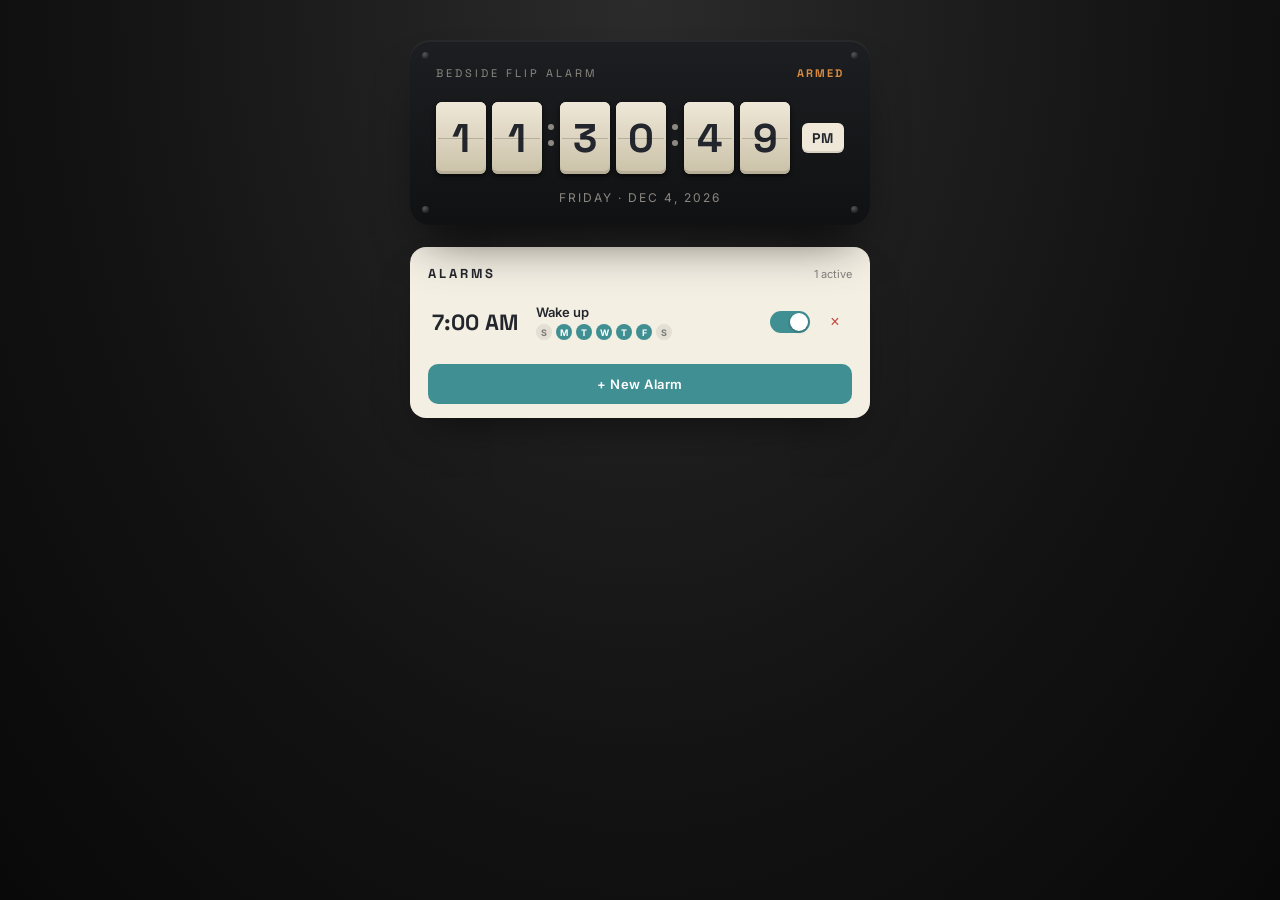
<file: Alarm Clock Application/index.html>
<!doctype html>
<html lang="en">
  <head>
    <meta charset="UTF-8" />
    <meta name="viewport" content="width=device-width, initial-scale=1.0" />
    <title>Flip Alarm</title>
    <link rel="preconnect" href="https://fonts.googleapis.com" />
    <link
      href="https://fonts.googleapis.com/css2?family=Space+Grotesk:wght@500;700&family=Inter:wght@400;500;600;700&display=swap"
      rel="stylesheet"
    />
    <!-- <link rel="stylesheet" href="style.css" /> -->
  </head>
  <style>
    :root {
      --case: #1c1e21;
      --case-edge: #101113;
      --card: #efe8d8;
      --card-shadow: #cbc1a8;
      --ink: #23262c;
      --ink-soft: rgba(35, 38, 44, 0.55);
      --paper: #f4efe3;
      --paper-line: rgba(35, 38, 44, 0.09);
      --teal: #3f8f93;
      --teal-hi: #57adb1;
      --amber: #d98b3f;
      --danger: #c0453c;
      --danger-hi: #d65f56;
      --bone: #efe8d8;
      --bone-dim: rgba(239, 232, 216, 0.55);
    }
    * {
      box-sizing: border-box;
    }
    html,
    body {
      height: 100%;
    }
    body {
      margin: 0;
      min-height: 100vh;
      display: flex;
      align-items: flex-start;
      justify-content: center;
      background: radial-gradient(
        ellipse at top,
        #2b2b2b 0%,
        #131313 60%,
        #090909 100%
      );
      font-family: "Inter", sans-serif;
      padding: 40px 16px 60px;
      color: var(--bone);
    }

    .device {
      width: 460px;
      max-width: 100%;
    }

    /* ===== Clock housing ===== */
    .housing {
      background: linear-gradient(
        180deg,
        var(--case) 0%,
        var(--case-edge) 100%
      );
      border-radius: 20px;
      padding: 26px 22px 20px;
      box-shadow:
        0 2px 0 rgba(255, 255, 255, 0.05) inset,
        0 30px 50px -18px rgba(0, 0, 0, 0.7);
      position: relative;
      margin-bottom: 22px;
    }
    .rivet {
      position: absolute;
      width: 7px;
      height: 7px;
      border-radius: 50%;
      background: radial-gradient(circle at 35% 30%, #55585d, #0d0e10);
    }
    .rivet.tl {
      top: 12px;
      left: 12px;
    }
    .rivet.tr {
      top: 12px;
      right: 12px;
    }
    .rivet.bl {
      bottom: 12px;
      left: 12px;
    }
    .rivet.br {
      bottom: 12px;
      right: 12px;
    }

    .brand-row {
      display: flex;
      justify-content: space-between;
      align-items: baseline;
      padding: 0 4px 16px;
      font-family: "Space Grotesk", sans-serif;
    }
    .brand-row .name {
      font-size: 11px;
      letter-spacing: 3px;
      text-transform: uppercase;
      color: var(--bone-dim);
    }
    .brand-row .badge {
      font-size: 11px;
      letter-spacing: 2px;
      text-transform: uppercase;
      color: var(--amber);
      font-weight: 700;
    }

    .flip-row {
      display: flex;
      align-items: center;
      justify-content: center;
      gap: 6px;
      padding: 6px 0 14px;
    }
    .digit-wrap {
      position: relative;
      width: 50px;
      height: 72px;
      perspective: 300px;
    }
    .digit-static,
    .digit-flipper .face {
      position: absolute;
      inset: 0;
      display: flex;
      align-items: center;
      justify-content: center;
      background: linear-gradient(180deg, var(--card), var(--card-shadow));
      color: var(--ink);
      font-family: "Space Grotesk", sans-serif;
      font-weight: 700;
      font-size: 40px;
      border-radius: 6px;
      box-shadow:
        inset 0 -3px 0 rgba(0, 0, 0, 0.1),
        0 2px 4px rgba(0, 0, 0, 0.35);
    }
    .digit-static {
      z-index: 1;
    }
    .digit-flipper {
      position: absolute;
      inset: 0;
      transform-style: preserve-3d;
      transform: rotateX(0deg);
      transition: transform 0.45s cubic-bezier(0.45, 0, 0.2, 1);
      z-index: 2;
    }
    .digit-flipper.flipping {
      transform: rotateX(-180deg);
    }
    .digit-flipper .face {
      backface-visibility: hidden;
    }
    .digit-flipper .face.back {
      transform: rotateX(180deg);
    }
    .hinge {
      position: absolute;
      left: 2px;
      right: 2px;
      top: 50%;
      height: 1px;
      background: rgba(0, 0, 0, 0.18);
      z-index: 3;
      pointer-events: none;
    }
    .colon {
      font-family: "Space Grotesk", sans-serif;
      font-size: 30px;
      font-weight: 700;
      color: var(--bone-dim);
      display: flex;
      flex-direction: column;
      gap: 10px;
      align-items: center;
      padding-bottom: 6px;
    }
    .colon span {
      width: 6px;
      height: 6px;
      border-radius: 50%;
      background: var(--bone-dim);
      animation: blink 2s steps(1) infinite;
    }
    @keyframes blink {
      50% {
        opacity: 0.15;
      }
    }

    .ampm {
      font-family: "Space Grotesk", sans-serif;
      font-weight: 700;
      font-size: 14px;
      letter-spacing: 1px;
      background: var(--card);
      color: var(--ink);
      padding: 6px 10px;
      border-radius: 6px;
      margin-left: 6px;
      box-shadow: inset 0 -2px 0 rgba(0, 0, 0, 0.1);
    }

    .date-row {
      text-align: center;
      font-size: 12px;
      letter-spacing: 2px;
      text-transform: uppercase;
      color: var(--bone-dim);
      padding-top: 2px;
    }

    /* ===== Alarms panel ===== */
    .panel {
      background: var(--paper);
      border-radius: 16px;
      padding: 18px 18px 14px;
      box-shadow: 0 20px 40px -20px rgba(0, 0, 0, 0.6);
      color: var(--ink);
    }
    .panel-head {
      display: flex;
      align-items: center;
      justify-content: space-between;
      margin-bottom: 10px;
    }
    .panel-head h2 {
      font-family: "Space Grotesk", sans-serif;
      font-size: 13px;
      letter-spacing: 3px;
      text-transform: uppercase;
      margin: 0;
      color: var(--ink);
    }
    .panel-head .count {
      font-size: 11px;
      color: var(--ink-soft);
    }

    .alarm-list {
      display: flex;
      flex-direction: column;
    }
    .alarm-row {
      display: flex;
      align-items: center;
      gap: 12px;
      padding: 12px 4px;
      border-top: 1px solid var(--paper-line);
    }
    .alarm-row:first-child {
      border-top: none;
    }
    .alarm-row.disabled .time,
    .alarm-row.disabled .label {
      opacity: 0.35;
    }

    .alarm-time {
      font-family: "Space Grotesk", sans-serif;
      font-weight: 700;
      font-size: 22px;
      min-width: 92px;
    }
    .alarm-meta {
      flex: 1;
      min-width: 0;
    }
    .alarm-label {
      font-size: 13px;
      font-weight: 600;
      white-space: nowrap;
      overflow: hidden;
      text-overflow: ellipsis;
    }
    .day-badges {
      display: flex;
      gap: 4px;
      margin-top: 4px;
    }
    .day-badges span {
      width: 16px;
      height: 16px;
      border-radius: 50%;
      font-size: 9px;
      font-weight: 700;
      display: flex;
      align-items: center;
      justify-content: center;
      background: rgba(35, 38, 44, 0.08);
      color: var(--ink-soft);
    }
    .day-badges span.active {
      background: var(--teal);
      color: #fff;
    }

    .switch {
      width: 40px;
      height: 22px;
      border-radius: 11px;
      background: rgba(35, 38, 44, 0.15);
      position: relative;
      cursor: pointer;
      flex-shrink: 0;
      transition: background 0.2s ease;
    }
    .switch.on {
      background: var(--teal);
    }
    .switch .knob {
      position: absolute;
      top: 2px;
      left: 2px;
      width: 18px;
      height: 18px;
      border-radius: 50%;
      background: #fff;
      box-shadow: 0 1px 3px rgba(0, 0, 0, 0.3);
      transition: transform 0.2s ease;
    }
    .switch.on .knob {
      transform: translateX(18px);
    }

    .delete-btn {
      width: 26px;
      height: 26px;
      border-radius: 50%;
      border: none;
      background: transparent;
      color: var(--danger);
      font-size: 16px;
      cursor: pointer;
      flex-shrink: 0;
    }
    .delete-btn:hover {
      background: rgba(192, 69, 60, 0.1);
    }

    .empty-state {
      text-align: center;
      padding: 24px 8px;
      color: var(--ink-soft);
      font-size: 13px;
    }

    .add-btn {
      width: 100%;
      margin-top: 12px;
      padding: 12px;
      border: none;
      border-radius: 10px;
      background: var(--teal);
      color: #fff;
      font-family: "Inter", sans-serif;
      font-weight: 600;
      font-size: 13px;
      letter-spacing: 0.5px;
      cursor: pointer;
      transition: background 0.15s ease;
    }
    .add-btn:hover {
      background: var(--teal-hi);
    }

    /* ===== Modal ===== */
    .overlay {
      position: fixed;
      inset: 0;
      background: rgba(10, 10, 10, 0.6);
      display: none;
      align-items: center;
      justify-content: center;
      padding: 20px;
      z-index: 50;
    }
    .overlay.show {
      display: flex;
    }
    .modal {
      background: var(--paper);
      color: var(--ink);
      border-radius: 16px;
      width: 360px;
      max-width: 100%;
      padding: 22px;
    }
    .modal h3 {
      font-family: "Space Grotesk", sans-serif;
      margin: 0 0 16px;
      font-size: 15px;
      letter-spacing: 1px;
      text-transform: uppercase;
    }
    .field {
      margin-bottom: 14px;
    }
    .field label {
      display: block;
      font-size: 11px;
      letter-spacing: 1px;
      text-transform: uppercase;
      color: var(--ink-soft);
      margin-bottom: 6px;
    }
    .field input[type="time"],
    .field input[type="text"] {
      width: 100%;
      padding: 10px 12px;
      border-radius: 8px;
      border: 1px solid rgba(35, 38, 44, 0.15);
      background: #fff;
      font-family: "Inter", sans-serif;
      font-size: 14px;
      color: var(--ink);
    }
    .days-picker {
      display: flex;
      gap: 6px;
    }
    .day-toggle {
      width: 34px;
      height: 34px;
      border-radius: 50%;
      border: 1px solid rgba(35, 38, 44, 0.15);
      background: #fff;
      font-size: 11px;
      font-weight: 700;
      color: var(--ink-soft);
      cursor: pointer;
    }
    .day-toggle.active {
      background: var(--teal);
      border-color: var(--teal);
      color: #fff;
    }
    .modal-actions {
      display: flex;
      gap: 10px;
      margin-top: 18px;
    }
    .modal-actions button {
      flex: 1;
      padding: 11px;
      border-radius: 8px;
      border: none;
      font-family: "Inter", sans-serif;
      font-weight: 600;
      font-size: 13px;
      cursor: pointer;
    }
    .btn-cancel {
      background: rgba(35, 38, 44, 0.08);
      color: var(--ink);
    }
    .btn-save {
      background: var(--teal);
      color: #fff;
    }
    .btn-save:hover {
      background: var(--teal-hi);
    }

    /* ===== Ringing overlay ===== */
    .ring-overlay {
      position: fixed;
      inset: 0;
      background: radial-gradient(ellipse at center, #3a1512 0%, #100403 75%);
      display: none;
      flex-direction: column;
      align-items: center;
      justify-content: center;
      z-index: 100;
      text-align: center;
      padding: 20px;
    }
    .ring-overlay.show {
      display: flex;
      animation: pulse-bg 1.2s ease-in-out infinite;
    }
    @keyframes pulse-bg {
      0%,
      100% {
        filter: brightness(1);
      }
      50% {
        filter: brightness(1.25);
      }
    }
    .ring-word {
      font-family: "Space Grotesk", sans-serif;
      font-weight: 700;
      font-size: 15px;
      letter-spacing: 6px;
      color: var(--danger-hi);
      margin-bottom: 10px;
    }
    .ring-time {
      font-family: "Space Grotesk", sans-serif;
      font-weight: 700;
      font-size: 56px;
      color: var(--bone);
      margin-bottom: 6px;
    }
    .ring-label {
      font-size: 14px;
      color: var(--bone-dim);
      margin-bottom: 34px;
    }
    .ring-actions {
      display: flex;
      gap: 14px;
    }
    .ring-actions button {
      padding: 14px 26px;
      border-radius: 10px;
      border: none;
      font-family: "Inter", sans-serif;
      font-weight: 700;
      font-size: 14px;
      letter-spacing: 0.5px;
      cursor: pointer;
    }
    .btn-snooze {
      background: var(--amber);
      color: #2a1a05;
    }
    .btn-dismiss {
      background: var(--danger);
      color: #fff;
    }

    @media (max-width: 420px) {
      .digit-wrap {
        width: 38px;
        height: 58px;
      }
      .digit-static,
      .digit-flipper .face {
        font-size: 30px;
      }
      .colon {
        font-size: 22px;
      }
    }
  </style>
  <body>
    <div class="device">
      <div class="housing">
        <div class="rivet tl"></div>
        <div class="rivet tr"></div>
        <div class="rivet bl"></div>
        <div class="rivet br"></div>

        <div class="brand-row">
          <span class="name">Bedside Flip Alarm</span>
          <span class="badge" id="alarmBadge"></span>
        </div>

        <div class="flip-row" id="flipRow"></div>
        <div class="date-row" id="dateRow"></div>
      </div>

      <div class="panel">
        <div class="panel-head">
          <h2>Alarms</h2>
          <span class="count" id="alarmCount">0 active</span>
        </div>
        <div class="alarm-list" id="alarmList"></div>
        <button class="add-btn" id="addBtn">+ New Alarm</button>
      </div>
    </div>

    <div class="overlay" id="overlay">
      <div class="modal">
        <h3>New Alarm</h3>
        <div class="field">
          <label>Time</label>
          <input type="time" id="timeInput" value="07:00" />
        </div>
        <div class="field">
          <label>Label</label>
          <input
            type="text"
            id="labelInput"
            placeholder="Wake up"
            maxlength="40"
          />
        </div>
        <div class="field">
          <label>Repeat</label>
          <div class="days-picker" id="daysPicker"></div>
        </div>
        <div class="modal-actions">
          <button class="btn-cancel" id="cancelBtn">Cancel</button>
          <button class="btn-save" id="saveBtn">Save Alarm</button>
        </div>
      </div>
    </div>

    <div class="ring-overlay" id="ringOverlay">
      <div class="ring-word">ALARM</div>
      <div class="ring-time" id="ringTime">07:00</div>
      <div class="ring-label" id="ringLabel">Wake up</div>
      <div class="ring-actions">
        <button class="btn-snooze" id="snoozeBtn">Snooze 9 min</button>
        <button class="btn-dismiss" id="dismissBtn">Dismiss</button>
      </div>
    </div>
    <!-- <script src="script.js"></script> -->
    <script>
      (function () {
        const DAY_LETTERS = ["S", "M", "T", "W", "T", "F", "S"];

        const flipRow = document.getElementById("flipRow");
        const dateRow = document.getElementById("dateRow");
        const alarmBadge = document.getElementById("alarmBadge");

        function makeDigit() {
          const wrap = document.createElement("div");
          wrap.className = "digit-wrap";
          wrap.innerHTML = `
      <div class="digit-static">0</div>
      <div class="digit-flipper">
        <div class="face front">0</div>
        <div class="face back">0</div>
      </div>
      <div class="hinge"></div>
    `;
          return wrap;
        }
        function makeColon() {
          const c = document.createElement("div");
          c.className = "colon";
          c.innerHTML = "<span></span><span></span>";
          return c;
        }

        const h1 = makeDigit(),
          h2 = makeDigit();
        const m1 = makeDigit(),
          m2 = makeDigit();
        const s1 = makeDigit(),
          s2 = makeDigit();
        const ampmEl = document.createElement("div");
        ampmEl.className = "ampm";
        ampmEl.textContent = "AM";

        flipRow.append(
          h1,
          h2,
          makeColon(),
          m1,
          m2,
          makeColon(),
          s1,
          s2,
          ampmEl,
        );

        function updateDigit(wrap, newChar) {
          const staticEl = wrap.querySelector(".digit-static");
          const flipper = wrap.querySelector(".digit-flipper");
          const front = flipper.querySelector(".front");
          const back = flipper.querySelector(".back");
          const current = staticEl.textContent;
          if (current === newChar) return;
          front.textContent = current;
          back.textContent = newChar;
          flipper.classList.add("flipping");

          function onEnd() {
            flipper.removeEventListener("transitionend", onEnd);
            flipper.style.transition = "none";
            flipper.classList.remove("flipping");
            staticEl.textContent = newChar;
            front.textContent = newChar;
            back.textContent = newChar;
            void flipper.offsetWidth;
            flipper.style.transition = "";
          }
          flipper.addEventListener("transitionend", onEnd);
        }

        function pad(n) {
          return n.toString().padStart(2, "0");
        }

        const WEEKDAYS = [
          "Sunday",
          "Monday",
          "Tuesday",
          "Wednesday",
          "Thursday",
          "Friday",
          "Saturday",
        ];
        const MONTHS = [
          "Jan",
          "Feb",
          "Mar",
          "Apr",
          "May",
          "Jun",
          "Jul",
          "Aug",
          "Sep",
          "Oct",
          "Nov",
          "Dec",
        ];

        function tickClock() {
          const now = new Date();
          let hours = now.getHours();
          const isPM = hours >= 12;
          let hours12 = hours % 12;
          if (hours12 === 0) hours12 = 12;
          const hh = pad(hours12);
          const mm = pad(now.getMinutes());
          const ss = pad(now.getSeconds());

          updateDigit(h1, hh[0]);
          updateDigit(h2, hh[1]);
          updateDigit(m1, mm[0]);
          updateDigit(m2, mm[1]);
          updateDigit(s1, ss[0]);
          updateDigit(s2, ss[1]);
          ampmEl.textContent = isPM ? "PM" : "AM";

          dateRow.textContent = `${WEEKDAYS[now.getDay()]} · ${MONTHS[now.getMonth()]} ${now.getDate()}, ${now.getFullYear()}`;

          checkAlarms(now, hours, now.getMinutes());
        }

        let alarms = [
          {
            id: cryptoId(),
            time: "07:00",
            label: "Wake up",
            days: [false, true, true, true, true, true, false],
            enabled: true,
            lastFired: null,
          },
        ];

        function cryptoId() {
          return "a" + Math.random().toString(36).slice(2, 9);
        }

        const alarmList = document.getElementById("alarmList");
        const alarmCount = document.getElementById("alarmCount");

        function renderAlarms() {
          alarmList.innerHTML = "";
          const activeCount = alarms.filter((a) => a.enabled).length;
          alarmCount.textContent = `${activeCount} active`;
          alarmBadge.textContent = activeCount > 0 ? "ARMED" : "";

          if (alarms.length === 0) {
            alarmList.innerHTML =
              '<div class="empty-state">No alarms yet — add one below.</div>';
            return;
          }

          alarms
            .slice()
            .sort((a, b) => a.time.localeCompare(b.time))
            .forEach((alarm) => {
              const row = document.createElement("div");
              row.className = "alarm-row" + (alarm.enabled ? "" : " disabled");

              const [hh, mm] = alarm.time.split(":").map(Number);
              const isPM = hh >= 12;
              let hh12 = hh % 12;
              if (hh12 === 0) hh12 = 12;
              const displayTime = `${hh12}:${pad(mm)} ${isPM ? "PM" : "AM"}`;

              const daysHtml = alarm.days
                .map(
                  (on, i) =>
                    `<span class="${on ? "active" : ""}">${DAY_LETTERS[i]}</span>`,
                )
                .join("");

              row.innerHTML = `
          <div class="alarm-time">${displayTime}</div>
          <div class="alarm-meta">
            <div class="alarm-label">${escapeHtml(alarm.label || "Alarm")}</div>
            <div class="day-badges">${daysHtml}</div>
          </div>
          <div class="switch ${alarm.enabled ? "on" : ""}" data-id="${alarm.id}" data-act="toggle"><div class="knob"></div></div>
          <button class="delete-btn" data-id="${alarm.id}" data-act="delete">×</button>
        `;
              alarmList.appendChild(row);
            });
        }

        function escapeHtml(str) {
          const div = document.createElement("div");
          div.textContent = str;
          return div.innerHTML;
        }

        alarmList.addEventListener("click", (e) => {
          const target = e.target.closest("[data-act]");
          if (!target) return;
          const id = target.getAttribute("data-id");
          const act = target.getAttribute("data-act");
          const alarm = alarms.find((a) => a.id === id);
          if (!alarm) return;
          if (act === "toggle") {
            alarm.enabled = !alarm.enabled;
            renderAlarms();
          } else if (act === "delete") {
            alarms = alarms.filter((a) => a.id !== id);
            renderAlarms();
          }
        });

        const overlay = document.getElementById("overlay");
        const addBtn = document.getElementById("addBtn");
        const cancelBtn = document.getElementById("cancelBtn");
        const saveBtn = document.getElementById("saveBtn");
        const timeInput = document.getElementById("timeInput");
        const labelInput = document.getElementById("labelInput");
        const daysPicker = document.getElementById("daysPicker");

        let selectedDays = [false, false, false, false, false, false, false];

        DAY_LETTERS.forEach((letter, i) => {
          const btn = document.createElement("button");
          btn.type = "button";
          btn.className = "day-toggle";
          btn.textContent = letter;
          btn.addEventListener("click", () => {
            selectedDays[i] = !selectedDays[i];
            btn.classList.toggle("active", selectedDays[i]);
          });
          daysPicker.appendChild(btn);
        });

        function openModal() {
          timeInput.value = "07:00";
          labelInput.value = "";
          selectedDays = [false, false, false, false, false, false, false];
          daysPicker
            .querySelectorAll(".day-toggle")
            .forEach((b) => b.classList.remove("active"));
          overlay.classList.add("show");
        }
        function closeModal() {
          overlay.classList.remove("show");
        }

        addBtn.addEventListener("click", openModal);
        cancelBtn.addEventListener("click", closeModal);
        overlay.addEventListener("click", (e) => {
          if (e.target === overlay) closeModal();
        });

        saveBtn.addEventListener("click", () => {
          if (!timeInput.value) return;
          alarms.push({
            id: cryptoId(),
            time: timeInput.value,
            label: labelInput.value.trim() || "Alarm",
            days: selectedDays.slice(),
            enabled: true,
            lastFired: null,
          });
          closeModal();
          renderAlarms();
        });

        const ringOverlay = document.getElementById("ringOverlay");
        const ringTime = document.getElementById("ringTime");
        const ringLabel = document.getElementById("ringLabel");
        const snoozeBtn = document.getElementById("snoozeBtn");
        const dismissBtn = document.getElementById("dismissBtn");

        let ringingAlarm = null;
        let audioCtx = null;
        let beepInterval = null;

        function startBeep() {
          audioCtx = new (window.AudioContext || window.webkitAudioContext)();
          function beepOnce() {
            const osc = audioCtx.createOscillator();
            const gain = audioCtx.createGain();
            osc.type = "square";
            osc.frequency.value = 880;
            gain.gain.setValueAtTime(0, audioCtx.currentTime);
            gain.gain.linearRampToValueAtTime(
              0.15,
              audioCtx.currentTime + 0.02,
            );
            gain.gain.linearRampToValueAtTime(0, audioCtx.currentTime + 0.28);
            osc.connect(gain).connect(audioCtx.destination);
            osc.start();
            osc.stop(audioCtx.currentTime + 0.3);
          }
          beepOnce();
          beepInterval = setInterval(beepOnce, 600);
        }
        function stopBeep() {
          if (beepInterval) clearInterval(beepInterval);
          beepInterval = null;
          if (audioCtx) {
            audioCtx.close();
            audioCtx = null;
          }
        }

        function ring(alarm) {
          ringingAlarm = alarm;
          const [hh, mm] = alarm.time.split(":").map(Number);
          const isPM = hh >= 12;
          let hh12 = hh % 12;
          if (hh12 === 0) hh12 = 12;
          ringTime.textContent = `${hh12}:${pad(mm)} ${isPM ? "PM" : "AM"}`;
          ringLabel.textContent = alarm.label;
          ringOverlay.classList.add("show");
          startBeep();
        }

        function stopRinging() {
          ringOverlay.classList.remove("show");
          stopBeep();
          ringingAlarm = null;
        }

        dismissBtn.addEventListener("click", () => {
          if (ringingAlarm) {
            const hasRepeat = ringingAlarm.days.some(Boolean);
            if (!hasRepeat) ringingAlarm.enabled = false;
          }
          stopRinging();
          renderAlarms();
        });

        snoozeBtn.addEventListener("click", () => {
          if (ringingAlarm) {
            const snoozeTime = new Date(Date.now() + 9 * 60 * 1000);
            alarms.push({
              id: cryptoId(),
              time: `${pad(snoozeTime.getHours())}:${pad(snoozeTime.getMinutes())}`,
              label: ringingAlarm.label + " (snoozed)",
              days: [false, false, false, false, false, false, false],
              enabled: true,
              lastFired: null,
            });
          }
          stopRinging();
          renderAlarms();
        });

        function checkAlarms(now, hours24, minutes) {
          if (ringingAlarm) return;
          const todayKey = now.toDateString();
          const currentHM = `${pad(hours24)}:${pad(minutes)}`;
          alarms.forEach((alarm) => {
            if (!alarm.enabled) return;
            if (alarm.time !== currentHM) return;
            if (alarm.lastFired === todayKey + currentHM) return;
            const hasRepeat = alarm.days.some(Boolean);
            if (hasRepeat && !alarm.days[now.getDay()]) return;
            alarm.lastFired = todayKey + currentHM;
            ring(alarm);
          });
        }

        renderAlarms();
        tickClock();
        setInterval(tickClock, 1000);
      })();
    </script>
  </body>
</html>
</file>
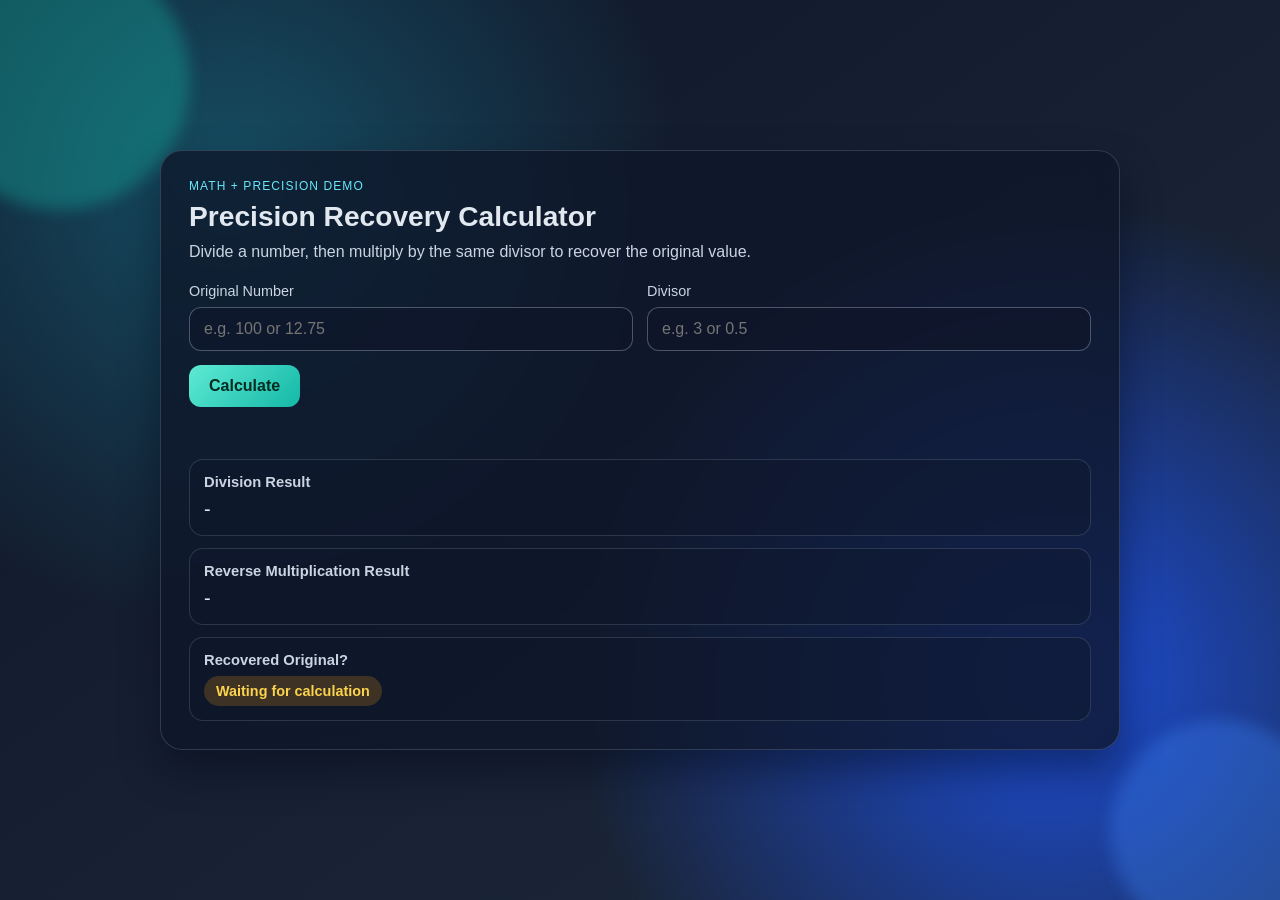
<file: Calculator/index.html>
<!DOCTYPE html>
<html lang="en">
<head>
  <meta charset="UTF-8" />
  <meta name="viewport" content="width=device-width, initial-scale=1.0" />
  <title>Precision Recovery Calculator</title>
  <link rel="stylesheet" href="style.css" />
</head>
<body>
  <div class="bg-shape bg-shape-1"></div>
  <div class="bg-shape bg-shape-2"></div>

  <main class="app-shell">
    <section class="card" aria-labelledby="app-title">
      <header class="card-header">
        <p class="eyebrow">Math + Precision Demo</p>
        <h1 id="app-title">Precision Recovery Calculator</h1>
        <p class="subtitle">
          Divide a number, then multiply by the same divisor to recover the original value.
        </p>
      </header>

      <form id="calc-form" novalidate>
        <div class="input-grid">
          <label class="field" for="original-number">
            <span>Original Number</span>
            <input
              id="original-number"
              name="originalNumber"
              type="text"
              inputmode="decimal"
              autocomplete="off"
              placeholder="e.g. 100 or 12.75"
              required
            />
          </label>

          <label class="field" for="divisor">
            <span>Divisor</span>
            <input
              id="divisor"
              name="divisor"
              type="text"
              inputmode="decimal"
              autocomplete="off"
              placeholder="e.g. 3 or 0.5"
              required
            />
          </label>
        </div>

        <button id="calculate-btn" type="submit">Calculate</button>
        <p id="error-message" class="error-message" role="alert" aria-live="polite"></p>
      </form>

      <section class="results" id="results" aria-live="polite">
        <article class="result-item">
          <h2>Division Result</h2>
          <p id="division-result" class="result-value">-</p>
        </article>

        <article class="result-item">
          <h2>Reverse Multiplication Result</h2>
          <p id="reverse-result" class="result-value">-</p>
        </article>

        <article class="result-item status-item">
          <h2>Recovered Original?</h2>
          <p id="status-result" class="status-badge neutral">Waiting for calculation</p>
        </article>
      </section>
    </section>
  </main>

  <script src="script.js"></script>
</body>
</html>
</file>
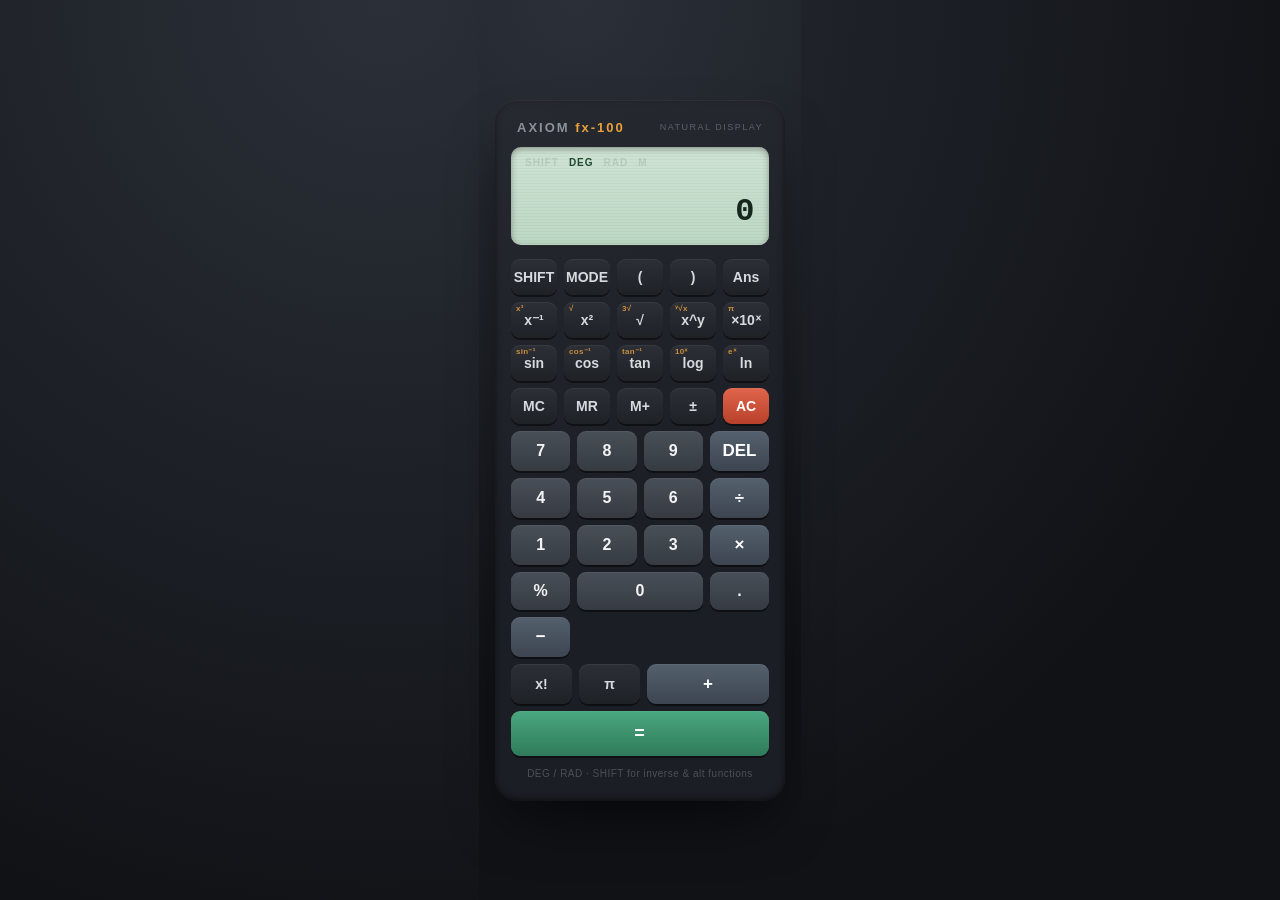
<file: Scientific Calculator/index.html>
<!doctype html>
<html lang="en">
  <head>
    <meta charset="UTF-8" />
    <meta name="viewport" content="width=device-width, initial-scale=1.0" />
    <title>AXIOM fx-100 — Scientific Calculator</title>
    <!-- <link rel="stylesheet" href="style.css"> -->
    <style>
      :root {
        --body-1: #1b1e24;
        --body-2: #26292f;
        --screen-bg: #cfe3d4;
        --screen-bg-2: #bcd8c3;
        --screen-text: #16281c;
        --key-num: #3a3f47;
        --key-num-text: #f2f3f5;
        --key-func: #23262c;
        --key-func-text: #d7dade;
        --key-op: #454b54;
        --key-op-text: #ffffff;
        --accent-amber: #e8a13d;
        --accent-red: #d8583f;
        --accent-green: #3d8f6b;
        --accent-blue: #4c8fd6;
        --shift-glow: #e8a13d;
      }

      * {
        box-sizing: border-box;
      }

      html,
      body {
        margin: 0;
        padding: 0;
        height: 100%;
        background: radial-gradient(circle at 30% 0%, #2b3038, #101216 75%);
        font-family:
          -apple-system, BlinkMacSystemFont, "Segoe UI", Roboto, sans-serif;
        display: flex;
        align-items: center;
        justify-content: center;
        min-height: 100vh;
        padding: 16px;
      }

      .calc-wrap {
        width: 100%;
        max-width: 380px;
      }

      .calculator {
        background: linear-gradient(160deg, var(--body-2), var(--body-1) 60%);
        border-radius: 22px;
        padding: 18px 16px 22px;
        box-shadow:
          0 30px 60px -20px rgba(0, 0, 0, 0.7),
          inset 0 1px 0 rgba(255, 255, 255, 0.06),
          inset 0 -2px 6px rgba(0, 0, 0, 0.5);
        position: relative;
      }

      .brand {
        display: flex;
        align-items: center;
        justify-content: space-between;
        padding: 2px 6px 12px;
      }
      .brand-name {
        color: #8b929c;
        font-weight: 700;
        letter-spacing: 2px;
        font-size: 13px;
      }
      .brand-name span {
        color: var(--accent-amber);
      }
      .brand-sub {
        color: #5b606a;
        font-size: 9px;
        letter-spacing: 1.5px;
        text-transform: uppercase;
      }

      /* SCREEN */
      .screen {
        background: linear-gradient(
          180deg,
          var(--screen-bg),
          var(--screen-bg-2)
        );
        border-radius: 10px;
        padding: 10px 14px 12px;
        margin-bottom: 14px;
        box-shadow:
          inset 0 2px 6px rgba(0, 0, 0, 0.35),
          inset 0 -1px 0 rgba(255, 255, 255, 0.3);
        position: relative;
        overflow: hidden;
      }
      .screen::before {
        content: "";
        position: absolute;
        inset: 0;
        background: repeating-linear-gradient(
          180deg,
          rgba(0, 0, 0, 0.03) 0px,
          rgba(0, 0, 0, 0.03) 1px,
          transparent 1px,
          transparent 3px
        );
        pointer-events: none;
      }
      .screen-indicators {
        display: flex;
        gap: 10px;
        font-size: 10px;
        font-weight: 700;
        color: rgba(22, 40, 28, 0.45);
        letter-spacing: 1px;
        height: 14px;
      }
      .screen-indicators .ind {
        opacity: 0.25;
        transition: opacity 0.15s;
      }
      .screen-indicators .ind.active {
        opacity: 1;
        color: #1f4a30;
      }

      .history-line {
        min-height: 18px;
        text-align: right;
        font-family: "Courier New", monospace;
        font-size: 14px;
        color: rgba(22, 40, 28, 0.6);
        overflow-x: auto;
        white-space: nowrap;
        margin-top: 2px;
      }
      .main-line {
        text-align: right;
        font-family: "Courier New", monospace;
        font-weight: 700;
        font-size: clamp(24px, 8vw, 32px);
        color: var(--screen-text);
        min-height: 40px;
        overflow-x: auto;
        white-space: nowrap;
        letter-spacing: 0.5px;
        margin-top: 2px;
      }
      .history-line::-webkit-scrollbar,
      .main-line::-webkit-scrollbar {
        display: none;
      }

      /* KEY GRIDS */
      .grid {
        display: grid;
        gap: 7px;
        margin-bottom: 7px;
      }
      .grid-5 {
        grid-template-columns: repeat(5, 1fr);
      }
      .grid-4 {
        grid-template-columns: repeat(4, 1fr);
      }

      button.key {
        position: relative;
        border: none;
        border-radius: 9px;
        padding: 10px 2px;
        font-size: 14px;
        font-weight: 600;
        cursor: pointer;
        color: var(--key-func-text);
        background: linear-gradient(180deg, #2c2f36, #1e2126);
        box-shadow:
          0 2px 0 rgba(0, 0, 0, 0.5),
          inset 0 1px 0 rgba(255, 255, 255, 0.05);
        transition:
          transform 0.05s ease,
          box-shadow 0.05s ease;
        user-select: none;
        -webkit-tap-highlight-color: transparent;
      }
      button.key:active {
        transform: translateY(2px);
        box-shadow:
          0 0 0 rgba(0, 0, 0, 0.5),
          inset 0 1px 3px rgba(0, 0, 0, 0.4);
      }

      .shift-tag {
        position: absolute;
        top: 2px;
        left: 5px;
        font-size: 8px;
        font-weight: 700;
        color: var(--accent-amber);
        letter-spacing: 0.3px;
        opacity: 0.85;
      }

      .key.num {
        background: linear-gradient(180deg, #494f58, #363b42);
        color: var(--key-num-text);
        font-size: 16px;
      }
      .key.op {
        background: linear-gradient(180deg, #55606e, #3c4550);
        color: var(--key-op-text);
        font-size: 17px;
      }
      .key.accent-red {
        background: linear-gradient(180deg, #e0654c, #b8402a);
        color: #fff;
      }
      .key.accent-green {
        background: linear-gradient(180deg, #4aa87f, #2f7a5a);
        color: #fff;
        font-size: 17px;
      }
      .key.accent-blue {
        background: linear-gradient(180deg, #5b9de0, #3d76b8);
        color: #fff;
      }
      .key.shift-on {
        background: linear-gradient(180deg, #f0b45c, #d1892b);
        color: #241703;
        box-shadow:
          0 0 10px 1px rgba(232, 161, 61, 0.6),
          0 2px 0 rgba(0, 0, 0, 0.5);
      }
      .key.mode-on {
        background: linear-gradient(180deg, #5b9de0, #3d76b8);
        color: #fff;
      }

      .zero-cell {
        grid-column: span 2;
      }
      .equals-row {
        grid-template-columns: 1fr;
      }
      .key.equals {
        padding: 12px 2px;
        font-size: 18px;
        letter-spacing: 1px;
      }

      .footer-note {
        text-align: center;
        color: #4c5057;
        font-size: 10px;
        margin-top: 12px;
        letter-spacing: 0.5px;
      }

      @media (max-width: 360px) {
        button.key {
          font-size: 12.5px;
          padding: 9px 2px;
        }
        .key.num {
          font-size: 14.5px;
        }
      }
    </style>
  </head>
  <body>
    <div class="calc-wrap">
      <div class="calculator">
        <div class="brand">
          <div class="brand-name">AXIOM <span>fx-100</span></div>
          <div class="brand-sub">Natural Display</div>
        </div>

        <div class="screen">
          <div class="screen-indicators">
            <span class="ind" id="ind-shift">SHIFT</span>
            <span class="ind active" id="ind-deg">DEG</span>
            <span class="ind" id="ind-rad">RAD</span>
            <span class="ind" id="ind-m">M</span>
          </div>
          <div class="history-line" id="historyLine">&nbsp;</div>
          <div class="main-line" id="mainLine">0</div>
        </div>

        <!-- Function grid -->
        <div class="grid grid-5">
          <button class="key" id="btnShift" data-action="shift">SHIFT</button>
          <button class="key mode-btn" data-action="mode">MODE</button>
          <button class="key" data-action="paren-open">(</button>
          <button class="key" data-action="paren-close">)</button>
          <button class="key" data-action="ans">Ans</button>

          <button class="key" data-action="xinv">
            <span class="shift-tag">x³</span>x⁻¹
          </button>
          <button class="key" data-action="xsq">
            <span class="shift-tag">√</span>x²
          </button>
          <button class="key" data-action="sqrt">
            <span class="shift-tag">3√</span>√
          </button>
          <button class="key" data-action="pow">
            <span class="shift-tag">ʸ√x</span>x^y
          </button>
          <button class="key" data-action="exp">
            <span class="shift-tag">π</span>×10ˣ
          </button>

          <button class="key" data-action="sin">
            <span class="shift-tag">sin⁻¹</span>sin
          </button>
          <button class="key" data-action="cos">
            <span class="shift-tag">cos⁻¹</span>cos
          </button>
          <button class="key" data-action="tan">
            <span class="shift-tag">tan⁻¹</span>tan
          </button>
          <button class="key" data-action="log">
            <span class="shift-tag">10ˣ</span>log
          </button>
          <button class="key" data-action="ln">
            <span class="shift-tag">eˣ</span>ln
          </button>

          <button class="key" data-action="mc">MC</button>
          <button class="key" data-action="mr">MR</button>
          <button class="key" data-action="mplus">M+</button>
          <button class="key" data-action="pm">±</button>
          <button class="key accent-red" data-action="ac">AC</button>
        </div>

        <!-- Numeric grid -->
        <div class="grid grid-4">
          <button class="key num" data-action="digit" data-value="7">7</button>
          <button class="key num" data-action="digit" data-value="8">8</button>
          <button class="key num" data-action="digit" data-value="9">9</button>
          <button class="key op" data-action="del">DEL</button>

          <button class="key num" data-action="digit" data-value="4">4</button>
          <button class="key num" data-action="digit" data-value="5">5</button>
          <button class="key num" data-action="digit" data-value="6">6</button>
          <button class="key op" data-action="div">÷</button>

          <button class="key num" data-action="digit" data-value="1">1</button>
          <button class="key num" data-action="digit" data-value="2">2</button>
          <button class="key num" data-action="digit" data-value="3">3</button>
          <button class="key op" data-action="mul">×</button>

          <button class="key num" data-action="percent">%</button>
          <button class="key num zero-cell" data-action="digit" data-value="0">
            0
          </button>
          <button class="key num" data-action="dot">.</button>
          <button class="key op" data-action="sub">−</button>
        </div>

        <div class="grid grid-4" style="grid-template-columns: 1fr 1fr 2fr">
          <button class="key" data-action="fact">x!</button>
          <button class="key" data-action="pi">π</button>
          <button class="key op" data-action="add">+</button>
        </div>

        <div class="grid equals-row">
          <button class="key accent-green equals" data-action="equals">
            =
          </button>
        </div>

        <div class="footer-note">
          DEG / RAD · SHIFT for inverse &amp; alt functions
        </div>
      </div>
    </div>
    <!-- <script src="script.js"></script> -->
    <script>
      (function () {
        const state = {
          expr: "",
          history: "",
          ans: 0,
          memory: 0,
          shift: false,
          angleMode: "DEG", // 'DEG' or 'RAD'
          justEvaluated: false,
        };

        const mainLine = document.getElementById("mainLine");
        const historyLine = document.getElementById("historyLine");
        const indShift = document.getElementById("ind-shift");
        const indDeg = document.getElementById("ind-deg");
        const indRad = document.getElementById("ind-rad");
        const indM = document.getElementById("ind-m");
        const btnShift = document.getElementById("btnShift");

        const AFTER_VALUE_ALL = /[0-9a-zA-Z)%!π]/; // used for openers (functions, constants, '(', Ans, MR)
        const AFTER_VALUE_NO_DIGIT = /[a-zA-Z)%!π]/; // used for digits (don't insert × between two digits)

        function render() {
          mainLine.textContent = state.expr.length ? prettify(state.expr) : "0";
          historyLine.textContent = state.history || "\u00A0";
          indShift.classList.toggle("active", state.shift);
          btnShift.classList.toggle("shift-on", state.shift);
          indDeg.classList.toggle("active", state.angleMode === "DEG");
          indRad.classList.toggle("active", state.angleMode === "RAD");
          indM.classList.toggle("active", state.memory !== 0);
        }

        function prettify(s) {
          // Cosmetic only - what's shown, not what's evaluated (evaluated string is generated separately)
          return s;
        }

        function smartAppend(tok, re) {
          if (state.expr.length && re.test(state.expr[state.expr.length - 1])) {
            state.expr += "×";
          }
          state.expr += tok;
          render();
        }

        function rawAppend(tok) {
          state.expr += tok;
          render();
        }

        function beforeInput(isContinuation) {
          if (state.justEvaluated) {
            if (isContinuation) {
              state.expr = "Ans";
            } else {
              state.expr = "";
              state.history = "";
            }
            state.justEvaluated = false;
          }
        }

        // ---- Math engine ----
        function toRad(x) {
          return state.angleMode === "DEG" ? (x * Math.PI) / 180 : x;
        }
        function fromRad(x) {
          return state.angleMode === "DEG" ? (x * 180) / Math.PI : x;
        }

        const CALC = {
          sin: (x) => Math.sin(toRad(x)),
          cos: (x) => Math.cos(toRad(x)),
          tan: (x) => Math.tan(toRad(x)),
          asin: (x) => fromRad(Math.asin(x)),
          acos: (x) => fromRad(Math.acos(x)),
          atan: (x) => fromRad(Math.atan(x)),
          log10: (x) => Math.log10(x),
          ln: (x) => Math.log(x),
          fact: (n) => {
            n = Math.round(n);
            if (n < 0) return NaN;
            let r = 1;
            for (let i = 2; i <= n; i++) r *= i;
            return r;
          },
        };

        function autoCloseParens(s) {
          let open = 0;
          for (const ch of s) {
            if (ch === "(") open++;
            else if (ch === ")") open--;
          }
          if (open > 0) s += ")".repeat(open);
          return s;
        }

        function toEvalString(displayExpr) {
          let s = autoCloseParens(displayExpr);

          // Ans
          s = s.replace(/Ans/g, "(" + state.ans + ")");

          // operators
          s = s.replace(/×/g, "*").replace(/÷/g, "/").replace(/−/g, "-");

          // constants
          s = s.replace(/π/g, "(Math.PI)");
          s = s.replace(/(?<![A-Za-z])e(?![A-Za-z(])/g, "(Math.E)");

          // percent -> /100
          s = s.replace(/%/g, "/100");

          // factorial (numbers only)
          s = s.replace(/(\d+(?:\.\d+)?)!/g, "CALC.fact($1)");

          // functions - longer names first to avoid partial matches
          s = s
            .replace(/asin\(/g, "CALC.asin(")
            .replace(/acos\(/g, "CALC.acos(")
            .replace(/atan\(/g, "CALC.atan(")
            .replace(/sin\(/g, "CALC.sin(")
            .replace(/cos\(/g, "CALC.cos(")
            .replace(/tan\(/g, "CALC.tan(")
            .replace(/log\(/g, "CALC.log10(")
            .replace(/ln\(/g, "CALC.ln(")
            .replace(/√\(/g, "Math.sqrt(")
            .replace(/∛\(/g, "Math.cbrt(");

          // power
          s = s.replace(/\^/g, "**");

          return s;
        }

        function formatNumber(n) {
          if (typeof n !== "number" || !isFinite(n)) return "Error";
          if (Math.abs(n) > 1e15 || (Math.abs(n) < 1e-10 && n !== 0)) {
            return n.toExponential(6).replace("e", "×10^");
          }
          let rounded = Math.round(n * 1e10) / 1e10;
          return String(rounded);
        }

        function evaluate() {
          if (!state.expr.length) return;
          try {
            const jsExpr = toEvalString(state.expr);
            const raw = new Function("CALC", "return (" + jsExpr + ")")(CALC);
            if (typeof raw !== "number" || isNaN(raw)) throw new Error("bad");
            state.history = state.expr + " =";
            state.ans = Math.round(raw * 1e10) / 1e10;
            state.expr = formatNumber(raw);
            state.justEvaluated = true;
            render();
          } catch (e) {
            state.history = state.expr + " =";
            state.expr = "Error";
            state.justEvaluated = true;
            render();
          }
        }

        // ---- Button handling ----
        function handleAction(action) {
          switch (action) {
            case "shift":
              state.shift = !state.shift;
              render();
              return; // don't consume shift itself

            case "mode":
              state.angleMode = state.angleMode === "DEG" ? "RAD" : "DEG";
              render();
              return;

            case "digit":
              break; // handled by caller with data-value
            case "dot":
              beforeInput(false);
              if (state.expr.length === 0) state.expr = "0";
              rawAppend(".");
              break;

            case "paren-open":
              beforeInput(false);
              smartAppend("(", AFTER_VALUE_ALL);
              break;
            case "paren-close":
              beforeInput(true);
              rawAppend(")");
              break;

            case "ans":
              beforeInput(false);
              smartAppend("Ans", AFTER_VALUE_ALL);
              break;

            case "xinv":
              beforeInput(true);
              rawAppend(state.shift ? "^3" : "^(-1)");
              state.shift = false;
              break;
            case "xsq":
              beforeInput(true);
              if (state.shift) {
                smartAppend("√(", AFTER_VALUE_ALL);
              } else {
                rawAppend("^2");
              }
              state.shift = false;
              break;
            case "sqrt":
              beforeInput(false);
              smartAppend(state.shift ? "∛(" : "√(", AFTER_VALUE_ALL);
              state.shift = false;
              break;
            case "pow":
              beforeInput(true);
              rawAppend("^");
              state.shift = false;
              break;
            case "exp":
              beforeInput(true);
              if (state.shift) {
                smartAppend("π", AFTER_VALUE_ALL);
              } else {
                if (state.expr.length === 0) {
                  rawAppend("10^(");
                } else {
                  rawAppend("×10^(");
                }
              }
              state.shift = false;
              break;

            case "sin":
              beforeInput(false);
              smartAppend(state.shift ? "asin(" : "sin(", AFTER_VALUE_ALL);
              state.shift = false;
              break;
            case "cos":
              beforeInput(false);
              smartAppend(state.shift ? "acos(" : "cos(", AFTER_VALUE_ALL);
              state.shift = false;
              break;
            case "tan":
              beforeInput(false);
              smartAppend(state.shift ? "atan(" : "tan(", AFTER_VALUE_ALL);
              state.shift = false;
              break;
            case "log":
              beforeInput(false);
              smartAppend(state.shift ? "10^(" : "log(", AFTER_VALUE_ALL);
              state.shift = false;
              break;
            case "ln":
              beforeInput(false);
              smartAppend(state.shift ? "e^(" : "ln(", AFTER_VALUE_ALL);
              state.shift = false;
              break;

            case "mc":
              state.memory = 0;
              render();
              return;
            case "mr":
              beforeInput(false);
              smartAppend(formatNumber(state.memory), AFTER_VALUE_ALL);
              break;
            case "mplus": {
              try {
                const jsExpr = toEvalString(
                  state.expr.length ? state.expr : String(state.ans),
                );
                const val = new Function("CALC", "return (" + jsExpr + ")")(
                  CALC,
                );
                if (typeof val === "number" && isFinite(val))
                  state.memory += val;
              } catch (e) {
                /* ignore */
              }
              render();
              return;
            }
            case "pm":
              if (state.expr.length) {
                if (state.expr.startsWith("-(") && state.expr.endsWith(")")) {
                  state.expr = state.expr.slice(2, -1);
                } else {
                  state.expr = "-(" + state.expr + ")";
                }
                render();
              }
              return;
            case "ac":
              state.expr = "";
              state.history = "";
              state.justEvaluated = false;
              state.shift = false;
              render();
              return;
            case "del":
              if (state.justEvaluated) {
                state.expr = "";
                state.history = "";
                state.justEvaluated = false;
              } else {
                state.expr = state.expr.slice(0, -1);
              }
              render();
              return;

            case "div":
              beforeInput(true);
              rawAppend("÷");
              state.shift = false;
              break;
            case "mul":
              beforeInput(true);
              rawAppend("×");
              state.shift = false;
              break;
            case "sub":
              beforeInput(true);
              rawAppend("−");
              state.shift = false;
              break;
            case "add":
              beforeInput(true);
              rawAppend("+");
              state.shift = false;
              break;

            case "percent":
              beforeInput(true);
              rawAppend("%");
              state.shift = false;
              break;
            case "fact":
              beforeInput(true);
              rawAppend("!");
              state.shift = false;
              break;
            case "pi":
              beforeInput(false);
              smartAppend("π", AFTER_VALUE_ALL);
              state.shift = false;
              break;

            case "equals":
              evaluate();
              return;

            default:
              return;
          }
          render();
        }

        document.querySelectorAll(".key").forEach((btn) => {
          btn.addEventListener("click", () => {
            const action = btn.dataset.action;
            if (action === "digit") {
              beforeInput(false);
              const d = btn.dataset.value;
              smartAppend(d, AFTER_VALUE_NO_DIGIT);
              state.shift = false;
              return;
            }
            handleAction(action);
          });
        });

        // ---- Keyboard support ----
        window.addEventListener("keydown", (e) => {
          const k = e.key;
          if (/^[0-9]$/.test(k)) {
            beforeInput(false);
            smartAppend(k, AFTER_VALUE_NO_DIGIT);
            return;
          }
          if (k === ".") {
            handleAction("dot");
            return;
          }
          if (k === "+") {
            handleAction("add");
            return;
          }
          if (k === "-") {
            handleAction("sub");
            return;
          }
          if (k === "*") {
            handleAction("mul");
            return;
          }
          if (k === "/") {
            e.preventDefault();
            handleAction("div");
            return;
          }
          if (k === "(") {
            handleAction("paren-open");
            return;
          }
          if (k === ")") {
            handleAction("paren-close");
            return;
          }
          if (k === "^") {
            handleAction("pow");
            return;
          }
          if (k === "%") {
            handleAction("percent");
            return;
          }
          if (k === "Enter" || k === "=") {
            e.preventDefault();
            handleAction("equals");
            return;
          }
          if (k === "Backspace") {
            handleAction("del");
            return;
          }
          if (k === "Escape") {
            handleAction("ac");
            return;
          }
        });

        render();
      })();
    </script>
  </body>
</html>
</file>
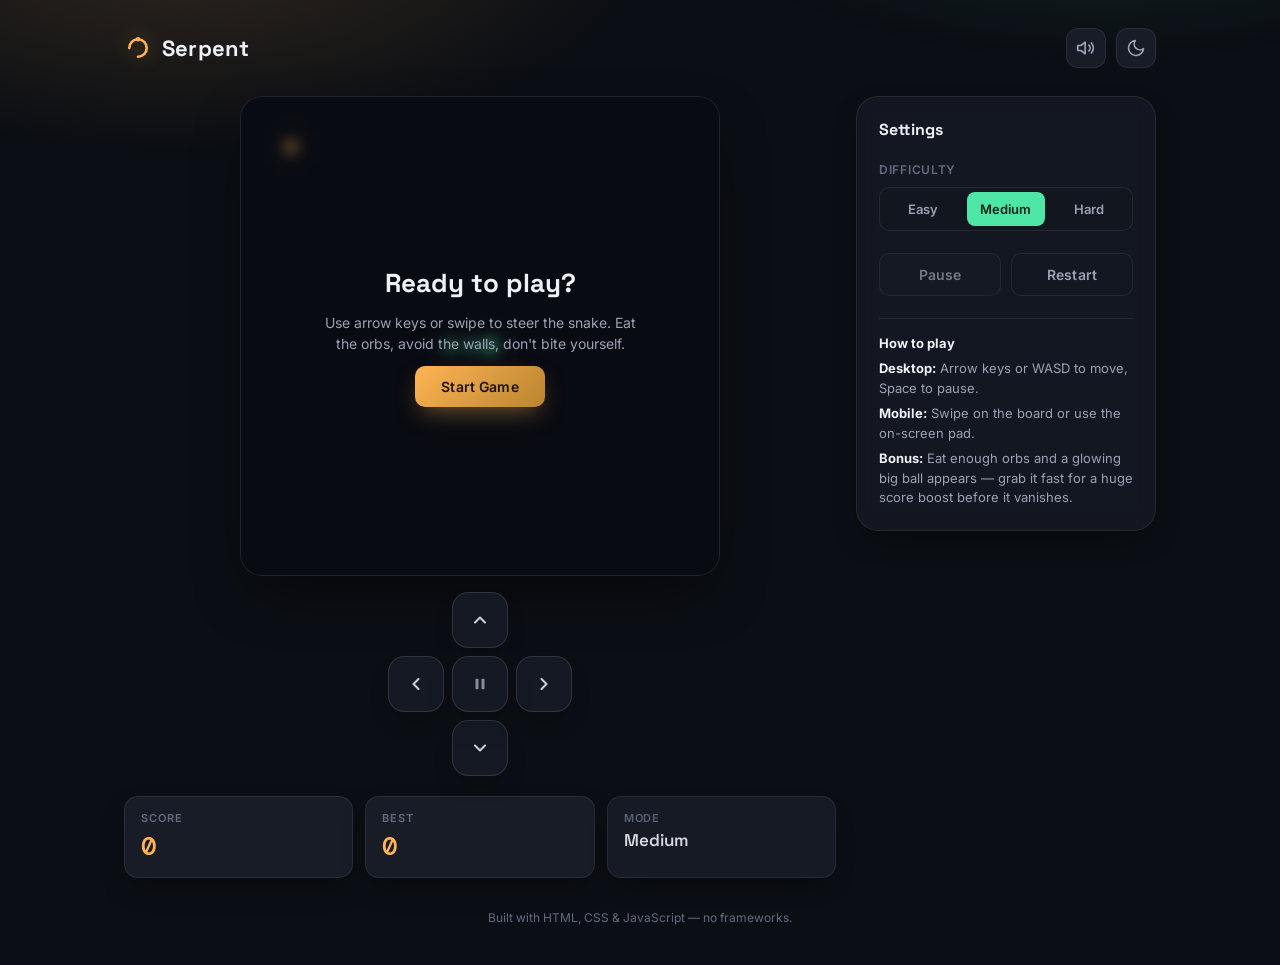
<file: Snake Game/index.html>
<!doctype html>
<html lang="en">
  <head>
    <meta charset="UTF-8" />
    <meta
      name="viewport"
      content="width=device-width, initial-scale=1.0, maximum-scale=1, user-scalable=no"
    />
    <title>Serpent | A Modern Snake Game</title>
    <meta
      name="description"
      content="A sleek, modern take on the classic Snake game — smooth movement, difficulty levels, and a premium interface."
    />
    <link rel="preconnect" href="https://fonts.googleapis.com" />
    <link rel="preconnect" href="https://fonts.gstatic.com" crossorigin />
    <link
      href="https://fonts.googleapis.com/css2?family=Space+Grotesk:wght@500;600;700&family=DM+Mono:wght@400;500&family=Inter:wght@400;500;600&display=swap"
      rel="stylesheet"
    />
    <link rel="stylesheet" href="style.css" />
  </head>
  <body>
    <!-- Ambient background glow, purely decorative -->
    <div class="ambient-glow" aria-hidden="true"></div>

    <div class="app">
      <!-- ============ HEADER ============ -->
      <header class="app-header">
        <div class="brand">
          <span class="brand-mark" aria-hidden="true">
            <svg viewBox="0 0 32 32" width="28" height="28" fill="none">
              <path
                d="M6 16c0-5.5 4.5-10 10-10s10 4.5 10 10-4.5 10-10 10"
                stroke="currentColor"
                stroke-width="3"
                stroke-linecap="round"
              />
              <circle cx="16" cy="6" r="2.5" fill="currentColor" />
            </svg>
          </span>
          <h1>Serpent</h1>
        </div>

        <div class="header-actions">
          <!-- Sound toggle -->
          <button
            id="soundToggle"
            class="icon-btn"
            type="button"
            aria-pressed="true"
            aria-label="Toggle sound effects"
          >
            <svg
              class="icon-sound-on"
              viewBox="0 0 24 24"
              width="20"
              height="20"
              fill="none"
              stroke="currentColor"
              stroke-width="2"
              stroke-linecap="round"
              stroke-linejoin="round"
            >
              <polygon points="11 5 6 9 2 9 2 15 6 15 11 19 11 5"></polygon>
              <path d="M15.5 8.5a5 5 0 0 1 0 7"></path>
              <path d="M18.5 6a9 9 0 0 1 0 12"></path>
            </svg>
            <svg
              class="icon-sound-off"
              viewBox="0 0 24 24"
              width="20"
              height="20"
              fill="none"
              stroke="currentColor"
              stroke-width="2"
              stroke-linecap="round"
              stroke-linejoin="round"
            >
              <polygon points="11 5 6 9 2 9 2 15 6 15 11 19 11 5"></polygon>
              <line x1="22" y1="9" x2="16" y2="15"></line>
              <line x1="16" y1="9" x2="22" y2="15"></line>
            </svg>
          </button>

          <!-- Theme toggle -->
          <button
            id="themeToggle"
            class="icon-btn"
            type="button"
            aria-pressed="false"
            aria-label="Toggle light and dark mode"
          >
            <svg
              class="icon-moon"
              viewBox="0 0 24 24"
              width="20"
              height="20"
              fill="none"
              stroke="currentColor"
              stroke-width="2"
              stroke-linecap="round"
              stroke-linejoin="round"
            >
              <path d="M21 12.79A9 9 0 1 1 11.21 3 7 7 0 0 0 21 12.79z"></path>
            </svg>
            <svg
              class="icon-sun"
              viewBox="0 0 24 24"
              width="20"
              height="20"
              fill="none"
              stroke="currentColor"
              stroke-width="2"
              stroke-linecap="round"
              stroke-linejoin="round"
            >
              <circle cx="12" cy="12" r="5"></circle>
              <line x1="12" y1="1" x2="12" y2="3"></line>
              <line x1="12" y1="21" x2="12" y2="23"></line>
              <line x1="4.22" y1="4.22" x2="5.64" y2="5.64"></line>
              <line x1="18.36" y1="18.36" x2="19.78" y2="19.78"></line>
              <line x1="1" y1="12" x2="3" y2="12"></line>
              <line x1="21" y1="12" x2="23" y2="12"></line>
              <line x1="4.22" y1="19.78" x2="5.64" y2="18.36"></line>
              <line x1="18.36" y1="5.64" x2="19.78" y2="4.22"></line>
            </svg>
          </button>
        </div>
      </header>

      <!-- ============ MAIN LAYOUT ============ -->
      <main class="layout">
        <!-- ---------- Scoreboard ---------- -->
        <section class="scoreboard" aria-label="Score">
          <div class="stat-card">
            <span class="stat-label">Score</span>
            <span class="stat-value" id="scoreValue">0</span>
          </div>
          <div class="stat-card">
            <span class="stat-label">Best</span>
            <span class="stat-value" id="highScoreValue">0</span>
          </div>
          <div class="stat-card stat-card--muted">
            <span class="stat-label">Mode</span>
            <span class="stat-value stat-value--sm" id="modeValue">Medium</span>
          </div>
        </section>

        <!-- ---------- Game board ---------- -->
        <section class="board-wrap">
          <div class="board-frame">
            <canvas
              id="gameCanvas"
              width="480"
              height="480"
              aria-label="Snake game board"
            ></canvas>

            <!-- Bonus ball announcement badge -->
            <div class="bonus-badge bonus-badge--hidden" id="bonusBadge">
              Bonus Ball!
            </div>

            <!-- Start overlay -->
            <div class="overlay" id="startOverlay">
              <div class="overlay-panel">
                <h2>Ready to play?</h2>
                <p>
                  Use arrow keys or swipe to steer the snake. Eat the orbs,
                  avoid the walls, don't bite yourself.
                </p>
                <button class="btn btn-primary" id="startBtn" type="button">
                  Start Game
                </button>
              </div>
            </div>

            <!-- Pause overlay -->
            <div class="overlay overlay--hidden" id="pauseOverlay">
              <div class="overlay-panel">
                <h2>Paused</h2>
                <p>Take a breath. Your snake is waiting.</p>
                <button class="btn btn-primary" id="resumeBtn" type="button">
                  Resume
                </button>
              </div>
            </div>

            <!-- Game over overlay -->
            <div class="overlay overlay--hidden" id="gameOverOverlay">
              <div class="overlay-panel">
                <h2>Game Over</h2>
                <p id="finalScoreText">You scored 0 points</p>
                <p class="new-best" id="newBestText">New best score!</p>
                <button class="btn btn-primary" id="restartBtn" type="button">
                  Play Again
                </button>
              </div>
            </div>
          </div>

          <!-- Mobile directional controls -->
          <div class="dpad" id="dpad" aria-label="Directional controls">
            <button
              class="dpad-btn dpad-up"
              data-dir="up"
              type="button"
              aria-label="Move up"
            >
              <svg
                viewBox="0 0 24 24"
                width="20"
                height="20"
                fill="none"
                stroke="currentColor"
                stroke-width="2.5"
                stroke-linecap="round"
                stroke-linejoin="round"
              >
                <polyline points="18 15 12 9 6 15"></polyline>
              </svg>
            </button>
            <button
              class="dpad-btn dpad-left"
              data-dir="left"
              type="button"
              aria-label="Move left"
            >
              <svg
                viewBox="0 0 24 24"
                width="20"
                height="20"
                fill="none"
                stroke="currentColor"
                stroke-width="2.5"
                stroke-linecap="round"
                stroke-linejoin="round"
              >
                <polyline points="15 18 9 12 15 6"></polyline>
              </svg>
            </button>
            <button
              class="dpad-btn dpad-down"
              data-dir="down"
              type="button"
              aria-label="Move down"
            >
              <svg
                viewBox="0 0 24 24"
                width="20"
                height="20"
                fill="none"
                stroke="currentColor"
                stroke-width="2.5"
                stroke-linecap="round"
                stroke-linejoin="round"
              >
                <polyline points="6 9 12 15 18 9"></polyline>
              </svg>
            </button>
            <button
              class="dpad-btn dpad-right"
              data-dir="right"
              type="button"
              aria-label="Move right"
            >
              <svg
                viewBox="0 0 24 24"
                width="20"
                height="20"
                fill="none"
                stroke="currentColor"
                stroke-width="2.5"
                stroke-linecap="round"
                stroke-linejoin="round"
              >
                <polyline points="9 18 15 12 9 6"></polyline>
              </svg>
            </button>
            <button
              class="dpad-btn dpad-center"
              id="pauseBtnMobile"
              type="button"
              aria-label="Pause game"
            >
              <svg
                viewBox="0 0 24 24"
                width="18"
                height="18"
                fill="currentColor"
              >
                <rect x="6" y="5" width="4" height="14" rx="1"></rect>
                <rect x="14" y="5" width="4" height="14" rx="1"></rect>
              </svg>
            </button>
          </div>
        </section>

        <!-- ---------- Side panel: settings ---------- -->
        <section class="panel" aria-label="Game settings">
          <h2 class="panel-title">Settings</h2>

          <div class="setting-group">
            <span class="setting-label">Difficulty</span>
            <div
              class="segmented"
              id="difficultySegmented"
              role="group"
              aria-label="Select difficulty"
            >
              <button class="segmented-btn" data-speed="easy" type="button">
                Easy
              </button>
              <button
                class="segmented-btn is-active"
                data-speed="medium"
                type="button"
              >
                Medium
              </button>
              <button class="segmented-btn" data-speed="hard" type="button">
                Hard
              </button>
            </div>
          </div>

          <div class="panel-actions">
            <button
              class="btn btn-secondary"
              id="pauseBtn"
              type="button"
              disabled
            >
              Pause
            </button>
            <button class="btn btn-ghost" id="restartBtnPanel" type="button">
              Restart
            </button>
          </div>

          <div class="instructions">
            <h3>How to play</h3>
            <ul>
              <li>
                <strong>Desktop:</strong> Arrow keys or WASD to move, Space to
                pause.
              </li>
              <li>
                <strong>Mobile:</strong> Swipe on the board or use the on-screen
                pad.
              </li>
              <li>
                <strong>Bonus:</strong> Eat enough orbs and a glowing big ball
                appears — grab it fast for a huge score boost before it
                vanishes.
              </li>
            </ul>
          </div>
        </section>
      </main>

      <footer class="app-footer">
        <p>Built with HTML, CSS &amp; JavaScript — no frameworks.</p>
      </footer>
    </div>

    <script src="script.js"></script>
  </body>
</html>
</file>
<file: Alarm Clock Application/style.css>
:root {
  --case: #1c1e21;
  --case-edge: #101113;
  --card: #efe8d8;
  --card-shadow: #cbc1a8;
  --ink: #23262c;
  --ink-soft: rgba(35, 38, 44, 0.55);
  --paper: #f4efe3;
  --paper-line: rgba(35, 38, 44, 0.09);
  --teal: #3f8f93;
  --teal-hi: #57adb1;
  --amber: #d98b3f;
  --danger: #c0453c;
  --danger-hi: #d65f56;
  --bone: #efe8d8;
  --bone-dim: rgba(239, 232, 216, 0.55);
}
* {
  box-sizing: border-box;
}
html,
body {
  height: 100%;
}
body {
  margin: 0;
  min-height: 100vh;
  display: flex;
  align-items: flex-start;
  justify-content: center;
  background: radial-gradient(
    ellipse at top,
    #2b2b2b 0%,
    #131313 60%,
    #090909 100%
  );
  font-family: "Inter", sans-serif;
  padding: 40px 16px 60px;
  color: var(--bone);
}

.device {
  width: 460px;
  max-width: 100%;
}

/* ===== Clock housing ===== */
.housing {
  background: linear-gradient(180deg, var(--case) 0%, var(--case-edge) 100%);
  border-radius: 20px;
  padding: 26px 22px 20px;
  box-shadow:
    0 2px 0 rgba(255, 255, 255, 0.05) inset,
    0 30px 50px -18px rgba(0, 0, 0, 0.7);
  position: relative;
  margin-bottom: 22px;
}
.rivet {
  position: absolute;
  width: 7px;
  height: 7px;
  border-radius: 50%;
  background: radial-gradient(circle at 35% 30%, #55585d, #0d0e10);
}
.rivet.tl {
  top: 12px;
  left: 12px;
}
.rivet.tr {
  top: 12px;
  right: 12px;
}
.rivet.bl {
  bottom: 12px;
  left: 12px;
}
.rivet.br {
  bottom: 12px;
  right: 12px;
}

.brand-row {
  display: flex;
  justify-content: space-between;
  align-items: baseline;
  padding: 0 4px 16px;
  font-family: "Space Grotesk", sans-serif;
}
.brand-row .name {
  font-size: 11px;
  letter-spacing: 3px;
  text-transform: uppercase;
  color: var(--bone-dim);
}
.brand-row .badge {
  font-size: 11px;
  letter-spacing: 2px;
  text-transform: uppercase;
  color: var(--amber);
  font-weight: 700;
}

.flip-row {
  display: flex;
  align-items: center;
  justify-content: center;
  gap: 6px;
  padding: 6px 0 14px;
}
.digit-wrap {
  position: relative;
  width: 50px;
  height: 72px;
  perspective: 300px;
}
.digit-static,
.digit-flipper .face {
  position: absolute;
  inset: 0;
  display: flex;
  align-items: center;
  justify-content: center;
  background: linear-gradient(180deg, var(--card), var(--card-shadow));
  color: var(--ink);
  font-family: "Space Grotesk", sans-serif;
  font-weight: 700;
  font-size: 40px;
  border-radius: 6px;
  box-shadow:
    inset 0 -3px 0 rgba(0, 0, 0, 0.1),
    0 2px 4px rgba(0, 0, 0, 0.35);
}
.digit-static {
  z-index: 1;
}
.digit-flipper {
  position: absolute;
  inset: 0;
  transform-style: preserve-3d;
  transform: rotateX(0deg);
  transition: transform 0.45s cubic-bezier(0.45, 0, 0.2, 1);
  z-index: 2;
}
.digit-flipper.flipping {
  transform: rotateX(-180deg);
}
.digit-flipper .face {
  backface-visibility: hidden;
}
.digit-flipper .face.back {
  transform: rotateX(180deg);
}
.hinge {
  position: absolute;
  left: 2px;
  right: 2px;
  top: 50%;
  height: 1px;
  background: rgba(0, 0, 0, 0.18);
  z-index: 3;
  pointer-events: none;
}
.colon {
  font-family: "Space Grotesk", sans-serif;
  font-size: 30px;
  font-weight: 700;
  color: var(--bone-dim);
  display: flex;
  flex-direction: column;
  gap: 10px;
  align-items: center;
  padding-bottom: 6px;
}
.colon span {
  width: 6px;
  height: 6px;
  border-radius: 50%;
  background: var(--bone-dim);
  animation: blink 2s steps(1) infinite;
}
@keyframes blink {
  50% {
    opacity: 0.15;
  }
}

.ampm {
  font-family: "Space Grotesk", sans-serif;
  font-weight: 700;
  font-size: 14px;
  letter-spacing: 1px;
  background: var(--card);
  color: var(--ink);
  padding: 6px 10px;
  border-radius: 6px;
  margin-left: 6px;
  box-shadow: inset 0 -2px 0 rgba(0, 0, 0, 0.1);
}

.date-row {
  text-align: center;
  font-size: 12px;
  letter-spacing: 2px;
  text-transform: uppercase;
  color: var(--bone-dim);
  padding-top: 2px;
}

/* ===== Alarms panel ===== */
.panel {
  background: var(--paper);
  border-radius: 16px;
  padding: 18px 18px 14px;
  box-shadow: 0 20px 40px -20px rgba(0, 0, 0, 0.6);
  color: var(--ink);
}
.panel-head {
  display: flex;
  align-items: center;
  justify-content: space-between;
  margin-bottom: 10px;
}
.panel-head h2 {
  font-family: "Space Grotesk", sans-serif;
  font-size: 13px;
  letter-spacing: 3px;
  text-transform: uppercase;
  margin: 0;
  color: var(--ink);
}
.panel-head .count {
  font-size: 11px;
  color: var(--ink-soft);
}

.alarm-list {
  display: flex;
  flex-direction: column;
}
.alarm-row {
  display: flex;
  align-items: center;
  gap: 12px;
  padding: 12px 4px;
  border-top: 1px solid var(--paper-line);
}
.alarm-row:first-child {
  border-top: none;
}
.alarm-row.disabled .time,
.alarm-row.disabled .label {
  opacity: 0.35;
}

.alarm-time {
  font-family: "Space Grotesk", sans-serif;
  font-weight: 700;
  font-size: 22px;
  min-width: 92px;
}
.alarm-meta {
  flex: 1;
  min-width: 0;
}
.alarm-label {
  font-size: 13px;
  font-weight: 600;
  white-space: nowrap;
  overflow: hidden;
  text-overflow: ellipsis;
}
.day-badges {
  display: flex;
  gap: 4px;
  margin-top: 4px;
}
.day-badges span {
  width: 16px;
  height: 16px;
  border-radius: 50%;
  font-size: 9px;
  font-weight: 700;
  display: flex;
  align-items: center;
  justify-content: center;
  background: rgba(35, 38, 44, 0.08);
  color: var(--ink-soft);
}
.day-badges span.active {
  background: var(--teal);
  color: #fff;
}

.switch {
  width: 40px;
  height: 22px;
  border-radius: 11px;
  background: rgba(35, 38, 44, 0.15);
  position: relative;
  cursor: pointer;
  flex-shrink: 0;
  transition: background 0.2s ease;
}
.switch.on {
  background: var(--teal);
}
.switch .knob {
  position: absolute;
  top: 2px;
  left: 2px;
  width: 18px;
  height: 18px;
  border-radius: 50%;
  background: #fff;
  box-shadow: 0 1px 3px rgba(0, 0, 0, 0.3);
  transition: transform 0.2s ease;
}
.switch.on .knob {
  transform: translateX(18px);
}

.delete-btn {
  width: 26px;
  height: 26px;
  border-radius: 50%;
  border: none;
  background: transparent;
  color: var(--danger);
  font-size: 16px;
  cursor: pointer;
  flex-shrink: 0;
}
.delete-btn:hover {
  background: rgba(192, 69, 60, 0.1);
}

.empty-state {
  text-align: center;
  padding: 24px 8px;
  color: var(--ink-soft);
  font-size: 13px;
}

.add-btn {
  width: 100%;
  margin-top: 12px;
  padding: 12px;
  border: none;
  border-radius: 10px;
  background: var(--teal);
  color: #fff;
  font-family: "Inter", sans-serif;
  font-weight: 600;
  font-size: 13px;
  letter-spacing: 0.5px;
  cursor: pointer;
  transition: background 0.15s ease;
}
.add-btn:hover {
  background: var(--teal-hi);
}

/* ===== Modal ===== */
.overlay {
  position: fixed;
  inset: 0;
  background: rgba(10, 10, 10, 0.6);
  display: none;
  align-items: center;
  justify-content: center;
  padding: 20px;
  z-index: 50;
}
.overlay.show {
  display: flex;
}
.modal {
  background: var(--paper);
  color: var(--ink);
  border-radius: 16px;
  width: 360px;
  max-width: 100%;
  padding: 22px;
}
.modal h3 {
  font-family: "Space Grotesk", sans-serif;
  margin: 0 0 16px;
  font-size: 15px;
  letter-spacing: 1px;
  text-transform: uppercase;
}
.field {
  margin-bottom: 14px;
}
.field label {
  display: block;
  font-size: 11px;
  letter-spacing: 1px;
  text-transform: uppercase;
  color: var(--ink-soft);
  margin-bottom: 6px;
}
.field input[type="time"],
.field input[type="text"] {
  width: 100%;
  padding: 10px 12px;
  border-radius: 8px;
  border: 1px solid rgba(35, 38, 44, 0.15);
  background: #fff;
  font-family: "Inter", sans-serif;
  font-size: 14px;
  color: var(--ink);
}
.days-picker {
  display: flex;
  gap: 6px;
}
.day-toggle {
  width: 34px;
  height: 34px;
  border-radius: 50%;
  border: 1px solid rgba(35, 38, 44, 0.15);
  background: #fff;
  font-size: 11px;
  font-weight: 700;
  color: var(--ink-soft);
  cursor: pointer;
}
.day-toggle.active {
  background: var(--teal);
  border-color: var(--teal);
  color: #fff;
}
.modal-actions {
  display: flex;
  gap: 10px;
  margin-top: 18px;
}
.modal-actions button {
  flex: 1;
  padding: 11px;
  border-radius: 8px;
  border: none;
  font-family: "Inter", sans-serif;
  font-weight: 600;
  font-size: 13px;
  cursor: pointer;
}
.btn-cancel {
  background: rgba(35, 38, 44, 0.08);
  color: var(--ink);
}
.btn-save {
  background: var(--teal);
  color: #fff;
}
.btn-save:hover {
  background: var(--teal-hi);
}

/* ===== Ringing overlay ===== */
.ring-overlay {
  position: fixed;
  inset: 0;
  background: radial-gradient(ellipse at center, #3a1512 0%, #100403 75%);
  display: none;
  flex-direction: column;
  align-items: center;
  justify-content: center;
  z-index: 100;
  text-align: center;
  padding: 20px;
}
.ring-overlay.show {
  display: flex;
  animation: pulse-bg 1.2s ease-in-out infinite;
}
@keyframes pulse-bg {
  0%,
  100% {
    filter: brightness(1);
  }
  50% {
    filter: brightness(1.25);
  }
}
.ring-word {
  font-family: "Space Grotesk", sans-serif;
  font-weight: 700;
  font-size: 15px;
  letter-spacing: 6px;
  color: var(--danger-hi);
  margin-bottom: 10px;
}
.ring-time {
  font-family: "Space Grotesk", sans-serif;
  font-weight: 700;
  font-size: 56px;
  color: var(--bone);
  margin-bottom: 6px;
}
.ring-label {
  font-size: 14px;
  color: var(--bone-dim);
  margin-bottom: 34px;
}
.ring-actions {
  display: flex;
  gap: 14px;
}
.ring-actions button {
  padding: 14px 26px;
  border-radius: 10px;
  border: none;
  font-family: "Inter", sans-serif;
  font-weight: 700;
  font-size: 14px;
  letter-spacing: 0.5px;
  cursor: pointer;
}
.btn-snooze {
  background: var(--amber);
  color: #2a1a05;
}
.btn-dismiss {
  background: var(--danger);
  color: #fff;
}

@media (max-width: 420px) {
  .digit-wrap {
    width: 38px;
    height: 58px;
  }
  .digit-static,
  .digit-flipper .face {
    font-size: 30px;
  }
  .colon {
    font-size: 22px;
  }
}
</file>
<file: Calculator/style.css>
:root {
  --bg-deep: #0f172a;
  --bg-mid: #1e293b;
  --panel: rgba(15, 23, 42, 0.78);
  --panel-border: rgba(148, 163, 184, 0.25);
  --text-main: #e2e8f0;
  --text-soft: #cbd5e1;
  --accent: #0ea5a4;
  --accent-strong: #14b8a6;
  --danger: #f43f5e;
  --success: #22c55e;
  --neutral: #f59e0b;
  --shadow: 0 20px 40px rgba(2, 6, 23, 0.45);
}

* {
  box-sizing: border-box;
}

body {
  margin: 0;
  min-height: 100vh;
  font-family: "Avenir Next", "Century Gothic", "Futura", "Gill Sans", sans-serif;
  color: var(--text-main);
  background:
    radial-gradient(circle at 18% 20%, #164e63 0%, transparent 35%),
    radial-gradient(circle at 82% 75%, #1d4ed8 0%, transparent 38%),
    linear-gradient(145deg, var(--bg-deep), var(--bg-mid));
  display: grid;
  place-items: center;
  overflow-x: hidden;
}

.bg-shape {
  position: fixed;
  z-index: -1;
  border-radius: 999px;
  filter: blur(8px);
  opacity: 0.35;
  animation: float 9s ease-in-out infinite;
}

.bg-shape-1 {
  width: 260px;
  height: 260px;
  background: #14b8a6;
  left: -70px;
  top: -50px;
}

.bg-shape-2 {
  width: 220px;
  height: 220px;
  background: #3b82f6;
  right: -50px;
  bottom: -40px;
  animation-delay: 1.5s;
}

.app-shell {
  width: min(960px, 92vw);
  padding: 28px 0;
}

.card {
  background: var(--panel);
  border: 1px solid var(--panel-border);
  border-radius: 22px;
  padding: 28px;
  backdrop-filter: blur(12px);
  box-shadow: var(--shadow);
  animation: riseIn 600ms cubic-bezier(0.2, 0.8, 0.2, 1);
}

.card-header {
  margin-bottom: 22px;
}

.eyebrow {
  margin: 0;
  letter-spacing: 0.09em;
  text-transform: uppercase;
  font-size: 0.75rem;
  color: #67e8f9;
}

h1 {
  margin: 8px 0 10px;
  font-size: clamp(1.5rem, 2.2vw, 2.2rem);
  line-height: 1.15;
}

.subtitle {
  margin: 0;
  color: var(--text-soft);
  max-width: 65ch;
}

#calc-form {
  display: grid;
  gap: 14px;
}

.input-grid {
  display: grid;
  grid-template-columns: 1fr 1fr;
  gap: 14px;
}

.field {
  display: grid;
  gap: 8px;
}

.field span {
  font-size: 0.9rem;
  color: var(--text-soft);
}

input {
  width: 100%;
  border: 1px solid rgba(148, 163, 184, 0.45);
  border-radius: 12px;
  padding: 12px 14px;
  font-size: 1rem;
  color: var(--text-main);
  background: rgba(15, 23, 42, 0.6);
  transition: border-color 180ms ease, box-shadow 180ms ease, transform 180ms ease;
}

input:focus {
  outline: none;
  border-color: var(--accent-strong);
  box-shadow: 0 0 0 3px rgba(20, 184, 166, 0.25);
  transform: translateY(-1px);
}

button {
  width: fit-content;
  border: none;
  border-radius: 12px;
  padding: 12px 20px;
  font-size: 1rem;
  font-weight: 700;
  color: #022c22;
  background: linear-gradient(135deg, #5eead4, #14b8a6);
  cursor: pointer;
  transition: transform 180ms ease, box-shadow 180ms ease, filter 180ms ease;
}

button:hover {
  transform: translateY(-1px);
  box-shadow: 0 10px 24px rgba(20, 184, 166, 0.35);
  filter: brightness(1.02);
}

button:active {
  transform: translateY(0);
}

.error-message {
  min-height: 1.2em;
  margin: 0;
  color: var(--danger);
  font-size: 0.92rem;
}

.results {
  margin-top: 20px;
  display: grid;
  gap: 12px;
}

.result-item {
  border: 1px solid rgba(148, 163, 184, 0.22);
  border-radius: 14px;
  padding: 14px;
  background: rgba(15, 23, 42, 0.45);
  transform-origin: top center;
  animation: fadeSlide 450ms ease both;
}

.result-item h2 {
  margin: 0 0 8px;
  font-size: 0.92rem;
  color: var(--text-soft);
  font-weight: 600;
}

.result-value {
  margin: 0;
  font-size: clamp(1rem, 2vw, 1.25rem);
  word-break: break-word;
}

.status-badge {
  display: inline-block;
  margin: 0;
  border-radius: 999px;
  padding: 7px 12px;
  font-weight: 700;
  font-size: 0.9rem;
  transition: background-color 200ms ease, color 200ms ease;
}

.status-badge.success {
  background: rgba(34, 197, 94, 0.2);
  color: #86efac;
}

.status-badge.error {
  background: rgba(244, 63, 94, 0.2);
  color: #fda4af;
}

.status-badge.neutral {
  background: rgba(245, 158, 11, 0.2);
  color: #fcd34d;
}

@media (max-width: 760px) {
  .card {
    padding: 20px;
    border-radius: 18px;
  }

  .input-grid {
    grid-template-columns: 1fr;
  }

  button {
    width: 100%;
  }
}

@keyframes riseIn {
  from {
    opacity: 0;
    transform: translateY(22px) scale(0.98);
  }
  to {
    opacity: 1;
    transform: translateY(0) scale(1);
  }
}

@keyframes fadeSlide {
  from {
    opacity: 0;
    transform: translateY(8px);
  }
  to {
    opacity: 1;
    transform: translateY(0);
  }
}

@keyframes float {
  0%,
  100% {
    transform: translateY(0px) scale(1);
  }
  50% {
    transform: translateY(12px) scale(1.04);
  }
}
</file>
<file: Scientific Calculator/style.css>
:root {
  --body-1: #1b1e24;
  --body-2: #26292f;
  --screen-bg: #cfe3d4;
  --screen-bg-2: #bcd8c3;
  --screen-text: #16281c;
  --key-num: #3a3f47;
  --key-num-text: #f2f3f5;
  --key-func: #23262c;
  --key-func-text: #d7dade;
  --key-op: #454b54;
  --key-op-text: #ffffff;
  --accent-amber: #e8a13d;
  --accent-red: #d8583f;
  --accent-green: #3d8f6b;
  --accent-blue: #4c8fd6;
  --shift-glow: #e8a13d;
}

* {
  box-sizing: border-box;
}

html,
body {
  margin: 0;
  padding: 0;
  height: 100%;
  background: radial-gradient(circle at 30% 0%, #2b3038, #101216 75%);
  font-family:
    -apple-system, BlinkMacSystemFont, "Segoe UI", Roboto, sans-serif;
  display: flex;
  align-items: center;
  justify-content: center;
  min-height: 100vh;
  padding: 16px;
}

.calc-wrap {
  width: 100%;
  max-width: 380px;
}

.calculator {
  background: linear-gradient(160deg, var(--body-2), var(--body-1) 60%);
  border-radius: 22px;
  padding: 18px 16px 22px;
  box-shadow:
    0 30px 60px -20px rgba(0, 0, 0, 0.7),
    inset 0 1px 0 rgba(255, 255, 255, 0.06),
    inset 0 -2px 6px rgba(0, 0, 0, 0.5);
  position: relative;
}

.brand {
  display: flex;
  align-items: center;
  justify-content: space-between;
  padding: 2px 6px 12px;
}
.brand-name {
  color: #8b929c;
  font-weight: 700;
  letter-spacing: 2px;
  font-size: 13px;
}
.brand-name span {
  color: var(--accent-amber);
}
.brand-sub {
  color: #5b606a;
  font-size: 9px;
  letter-spacing: 1.5px;
  text-transform: uppercase;
}

/* SCREEN */
.screen {
  background: linear-gradient(180deg, var(--screen-bg), var(--screen-bg-2));
  border-radius: 10px;
  padding: 10px 14px 12px;
  margin-bottom: 14px;
  box-shadow:
    inset 0 2px 6px rgba(0, 0, 0, 0.35),
    inset 0 -1px 0 rgba(255, 255, 255, 0.3);
  position: relative;
  overflow: hidden;
}
.screen::before {
  content: "";
  position: absolute;
  inset: 0;
  background: repeating-linear-gradient(
    180deg,
    rgba(0, 0, 0, 0.03) 0px,
    rgba(0, 0, 0, 0.03) 1px,
    transparent 1px,
    transparent 3px
  );
  pointer-events: none;
}
.screen-indicators {
  display: flex;
  gap: 10px;
  font-size: 10px;
  font-weight: 700;
  color: rgba(22, 40, 28, 0.45);
  letter-spacing: 1px;
  height: 14px;
}
.screen-indicators .ind {
  opacity: 0.25;
  transition: opacity 0.15s;
}
.screen-indicators .ind.active {
  opacity: 1;
  color: #1f4a30;
}

.history-line {
  min-height: 18px;
  text-align: right;
  font-family: "Courier New", monospace;
  font-size: 14px;
  color: rgba(22, 40, 28, 0.6);
  overflow-x: auto;
  white-space: nowrap;
  margin-top: 2px;
}
.main-line {
  text-align: right;
  font-family: "Courier New", monospace;
  font-weight: 700;
  font-size: clamp(24px, 8vw, 32px);
  color: var(--screen-text);
  min-height: 40px;
  overflow-x: auto;
  white-space: nowrap;
  letter-spacing: 0.5px;
  margin-top: 2px;
}
.history-line::-webkit-scrollbar,
.main-line::-webkit-scrollbar {
  display: none;
}

/* KEY GRIDS */
.grid {
  display: grid;
  gap: 7px;
  margin-bottom: 7px;
}
.grid-5 {
  grid-template-columns: repeat(5, 1fr);
}
.grid-4 {
  grid-template-columns: repeat(4, 1fr);
}

button.key {
  position: relative;
  border: none;
  border-radius: 9px;
  padding: 10px 2px;
  font-size: 14px;
  font-weight: 600;
  cursor: pointer;
  color: var(--key-func-text);
  background: linear-gradient(180deg, #2c2f36, #1e2126);
  box-shadow:
    0 2px 0 rgba(0, 0, 0, 0.5),
    inset 0 1px 0 rgba(255, 255, 255, 0.05);
  transition:
    transform 0.05s ease,
    box-shadow 0.05s ease;
  user-select: none;
  -webkit-tap-highlight-color: transparent;
}
button.key:active {
  transform: translateY(2px);
  box-shadow:
    0 0 0 rgba(0, 0, 0, 0.5),
    inset 0 1px 3px rgba(0, 0, 0, 0.4);
}

.shift-tag {
  position: absolute;
  top: 2px;
  left: 5px;
  font-size: 8px;
  font-weight: 700;
  color: var(--accent-amber);
  letter-spacing: 0.3px;
  opacity: 0.85;
}

.key.num {
  background: linear-gradient(180deg, #494f58, #363b42);
  color: var(--key-num-text);
  font-size: 16px;
}
.key.op {
  background: linear-gradient(180deg, #55606e, #3c4550);
  color: var(--key-op-text);
  font-size: 17px;
}
.key.accent-red {
  background: linear-gradient(180deg, #e0654c, #b8402a);
  color: #fff;
}
.key.accent-green {
  background: linear-gradient(180deg, #4aa87f, #2f7a5a);
  color: #fff;
  font-size: 17px;
}
.key.accent-blue {
  background: linear-gradient(180deg, #5b9de0, #3d76b8);
  color: #fff;
}
.key.shift-on {
  background: linear-gradient(180deg, #f0b45c, #d1892b);
  color: #241703;
  box-shadow:
    0 0 10px 1px rgba(232, 161, 61, 0.6),
    0 2px 0 rgba(0, 0, 0, 0.5);
}
.key.mode-on {
  background: linear-gradient(180deg, #5b9de0, #3d76b8);
  color: #fff;
}

.zero-cell {
  grid-column: span 2;
}
.equals-row {
  grid-template-columns: 1fr;
}
.key.equals {
  padding: 12px 2px;
  font-size: 18px;
  letter-spacing: 1px;
}

.footer-note {
  text-align: center;
  color: #4c5057;
  font-size: 10px;
  margin-top: 12px;
  letter-spacing: 0.5px;
}

@media (max-width: 360px) {
  button.key {
    font-size: 12.5px;
    padding: 9px 2px;
  }
  .key.num {
    font-size: 14.5px;
  }
}
</file>
<file: Snake Game/style.css>
/* =========================================================
   SERPENT — Snake Game Styles
   Theme: "arcade-glass" — deep charcoal surfaces, glassy panels,
   an amber/emerald duotone accent, and a full light-mode swap.
   ========================================================= */

/* ---------- Design tokens ---------- */
:root {
  /* Dark theme (default) */
  --bg-0: #0b0e14;
  --bg-1: #12161f;
  --surface: #171c27;
  --surface-glass: rgba(23, 28, 39, 0.7);
  --border: rgba(255, 255, 255, 0.08);
  --border-strong: rgba(255, 255, 255, 0.14);

  --text-primary: #eef1f6;
  --text-secondary: #9aa3b5;
  --text-muted: #626c80;

  --accent: #ffb454; /* amber — the signature marquee glow */
  --accent-dim: #b9852f;
  --accent-2: #4ee6a6; /* emerald — snake / success color */
  --accent-2-dim: #2f9d73;
  --danger: #ff6b6b;

  --board-bg: #0e1219;
  --board-grid: rgba(255, 255, 255, 0.035);
  --snake-head: #4ee6a6;
  --snake-body: #2f9d73;
  --food-color: #ffb454;
  --bonus-color: #ff5ec4; /* the "big ball" — a vivid magenta so it's unmistakable */
  --bonus-color-dim: #c93a97;

  --shadow-lg: 0 24px 60px -20px rgba(0, 0, 0, 0.65);
  --shadow-md: 0 12px 30px -12px rgba(0, 0, 0, 0.55);
  --radius-lg: 22px;
  --radius-md: 14px;
  --radius-sm: 10px;

  --font-display: "Space Grotesk", "Inter", sans-serif;
  --font-body: "Inter", sans-serif;
  --font-mono: "DM Mono", monospace;
}

/* Light theme overrides — toggled via .theme-light on <body> */
body.theme-light {
  --bg-0: #f3f1ea;
  --bg-1: #eae7dd;
  --surface: #ffffff;
  --surface-glass: rgba(255, 255, 255, 0.75);
  --border: rgba(20, 20, 20, 0.08);
  --border-strong: rgba(20, 20, 20, 0.14);

  --text-primary: #1c1f26;
  --text-secondary: #565c68;
  --text-muted: #8b8f99;

  --accent: #c9791a;
  --accent-dim: #a3630f;
  --accent-2: #1f9d6c;
  --accent-2-dim: #17754f;
  --danger: #d8483f;

  --board-bg: #fbfaf6;
  --board-grid: rgba(20, 20, 20, 0.045);
  --snake-head: #1f9d6c;
  --snake-body: #17754f;
  --food-color: #c9791a;
  --bonus-color: #d1348a;
  --bonus-color-dim: #a02068;

  --shadow-lg: 0 24px 60px -24px rgba(30, 25, 15, 0.25);
  --shadow-md: 0 12px 30px -14px rgba(30, 25, 15, 0.2);
}

/* ---------- Reset ---------- */
* {
  box-sizing: border-box;
}
html,
body {
  height: 100%;
  margin: 0;
}
body {
  font-family: var(--font-body);
  background: var(--bg-0);
  color: var(--text-primary);
  min-height: 100vh;
  -webkit-tap-highlight-color: transparent;
  overflow-x: hidden;
  transition:
    background 0.4s ease,
    color 0.4s ease;
}
button {
  font-family: inherit;
}
ul {
  margin: 0;
  padding: 0;
}
h1,
h2,
h3,
p {
  margin: 0;
}

/* ---------- Ambient background ---------- */
.ambient-glow {
  position: fixed;
  inset: -20% -10% auto -10%;
  height: 60vh;
  background:
    radial-gradient(
      45% 60% at 20% 20%,
      rgba(255, 180, 84, 0.16),
      transparent 70%
    ),
    radial-gradient(
      40% 50% at 80% 10%,
      rgba(78, 230, 166, 0.12),
      transparent 70%
    );
  pointer-events: none;
  z-index: 0;
  transition: opacity 0.4s ease;
}
body.theme-light .ambient-glow {
  opacity: 0.6;
}

/* ---------- App shell ---------- */
.app {
  position: relative;
  z-index: 1;
  max-width: 1080px;
  margin: 0 auto;
  padding: 28px 24px 40px;
  display: flex;
  flex-direction: column;
  min-height: 100vh;
}

/* ---------- Header ---------- */
.app-header {
  display: flex;
  align-items: center;
  justify-content: space-between;
  margin-bottom: 28px;
}
.brand {
  display: flex;
  align-items: center;
  gap: 10px;
}
.brand-mark {
  color: var(--accent);
  display: inline-flex;
  filter: drop-shadow(0 0 10px rgba(255, 180, 84, 0.45));
}
.brand h1 {
  font-family: var(--font-display);
  font-weight: 700;
  font-size: 22px;
  letter-spacing: 0.01em;
}
.header-actions {
  display: flex;
  gap: 10px;
}

.icon-btn {
  width: 40px;
  height: 40px;
  border-radius: 12px;
  border: 1px solid var(--border);
  background: var(--surface);
  color: var(--text-secondary);
  display: inline-flex;
  align-items: center;
  justify-content: center;
  cursor: pointer;
  transition:
    transform 0.15s ease,
    border-color 0.2s ease,
    color 0.2s ease,
    background 0.2s ease;
}
.icon-btn:hover {
  color: var(--text-primary);
  border-color: var(--border-strong);
  transform: translateY(-1px);
}
.icon-btn:active {
  transform: translateY(0) scale(0.96);
}

/* Sound icon swap */
.icon-sound-off {
  display: none;
}
#soundToggle[aria-pressed="false"] .icon-sound-on {
  display: none;
}
#soundToggle[aria-pressed="false"] .icon-sound-off {
  display: inline-flex;
}

/* Theme icon swap — moon shows in dark mode, sun in light mode */
.icon-sun {
  display: none;
}
body.theme-light .icon-moon {
  display: none;
}
body.theme-light .icon-sun {
  display: inline-flex;
}

/* ---------- Layout ---------- */
.layout {
  display: grid;
  grid-template-columns: 1fr 300px;
  grid-template-areas:
    "board  panel"
    "score  panel";
  gap: 20px;
  align-items: start;
  flex: 1;
}
.scoreboard {
  grid-area: score;
}
.board-wrap {
  grid-area: board;
}
.panel {
  grid-area: panel;
}

/* ---------- Scoreboard ---------- */
.scoreboard {
  display: grid;
  grid-template-columns: repeat(3, 1fr);
  gap: 12px;
}
.stat-card {
  background: var(--surface);
  border: 1px solid var(--border);
  border-radius: var(--radius-md);
  padding: 14px 16px;
  display: flex;
  flex-direction: column;
  gap: 4px;
  box-shadow: var(--shadow-md);
}
.stat-card--muted {
  opacity: 0.9;
}
.stat-label {
  font-size: 11px;
  text-transform: uppercase;
  letter-spacing: 0.08em;
  color: var(--text-muted);
  font-weight: 600;
}
.stat-value {
  font-family: var(--font-mono);
  font-size: 26px;
  font-weight: 500;
  color: var(--accent);
  font-variant-numeric: tabular-nums;
}
.stat-value--sm {
  font-size: 17px;
  color: var(--text-primary);
  font-family: var(--font-display);
  font-weight: 600;
}

/* ---------- Board ---------- */
.board-wrap {
  display: flex;
  flex-direction: column;
  align-items: center;
  gap: 16px;
}
.board-frame {
  position: relative;
  width: 100%;
  max-width: 480px;
  aspect-ratio: 1 / 1;
  background: var(--board-bg);
  border-radius: var(--radius-lg);
  border: 1px solid var(--border);
  box-shadow: var(--shadow-lg);
  overflow: hidden;
}
#gameCanvas {
  width: 100%;
  height: 100%;
  display: block;
  touch-action: none;
}

/* ---------- Overlays ---------- */
.overlay {
  position: absolute;
  inset: 0;
  display: flex;
  align-items: center;
  justify-content: center;
  padding: 24px;
  background: rgba(8, 10, 15, 0.68);
  backdrop-filter: blur(6px);
  -webkit-backdrop-filter: blur(6px);
  opacity: 1;
  transition:
    opacity 0.25s ease,
    visibility 0.25s ease;
}
body.theme-light .overlay {
  background: rgba(243, 241, 234, 0.72);
}
.overlay--hidden {
  opacity: 0;
  visibility: hidden;
  pointer-events: none;
}
.overlay-panel {
  text-align: center;
  max-width: 320px;
  display: flex;
  flex-direction: column;
  align-items: center;
  gap: 12px;
  animation: panel-rise 0.35s cubic-bezier(0.22, 1, 0.36, 1);
}
@keyframes panel-rise {
  from {
    opacity: 0;
    transform: translateY(10px) scale(0.98);
  }
  to {
    opacity: 1;
    transform: translateY(0) scale(1);
  }
}
.overlay-panel h2 {
  font-family: var(--font-display);
  font-size: 26px;
  font-weight: 700;
  color: var(--text-primary);
}
.overlay-panel p {
  font-size: 14px;
  color: var(--text-secondary);
  line-height: 1.5;
}
.new-best {
  color: var(--accent) !important;
  font-weight: 600;
  font-family: var(--font-mono);
  display: none;
}
.new-best.is-visible {
  display: block;
}

/* ---------- Bonus ball badge ---------- */
.bonus-badge {
  position: absolute;
  top: 14px;
  left: 50%;
  transform: translateX(-50%);
  background: linear-gradient(
    135deg,
    var(--bonus-color),
    var(--bonus-color-dim)
  );
  color: #2b0620;
  font-family: var(--font-display);
  font-weight: 700;
  font-size: 13px;
  letter-spacing: 0.01em;
  padding: 8px 18px;
  border-radius: 999px;
  box-shadow: 0 10px 26px -8px var(--bonus-color);
  opacity: 1;
  pointer-events: none;
  z-index: 5;
  transition:
    opacity 0.25s ease,
    transform 0.25s ease;
  animation: bonus-pulse 1s ease-in-out infinite;
}
.bonus-badge--hidden {
  opacity: 0;
  transform: translateX(-50%) scale(0.85);
  animation: none;
}
@keyframes bonus-pulse {
  0%,
  100% {
    transform: translateX(-50%) scale(1);
  }
  50% {
    transform: translateX(-50%) scale(1.06);
  }
}

/* ---------- Buttons ---------- */
.btn {
  border: none;
  border-radius: var(--radius-sm);
  padding: 12px 26px;
  font-size: 14px;
  font-weight: 600;
  font-family: var(--font-body);
  cursor: pointer;
  transition:
    transform 0.15s ease,
    box-shadow 0.2s ease,
    opacity 0.2s ease,
    background 0.2s ease;
  letter-spacing: 0.01em;
}
.btn:active {
  transform: scale(0.97);
}
.btn:disabled {
  opacity: 0.45;
  cursor: not-allowed;
}

.btn-primary {
  background: linear-gradient(135deg, var(--accent), var(--accent-dim));
  color: #1a1305;
  box-shadow: 0 10px 24px -8px rgba(255, 180, 84, 0.5);
}
.btn-primary:hover:not(:disabled) {
  transform: translateY(-2px);
  box-shadow: 0 14px 28px -8px rgba(255, 180, 84, 0.6);
}

.btn-secondary {
  background: var(--surface);
  color: var(--text-primary);
  border: 1px solid var(--border-strong);
}
.btn-secondary:hover:not(:disabled) {
  border-color: var(--accent-2);
  color: var(--accent-2);
}

.btn-ghost {
  background: transparent;
  color: var(--text-secondary);
  border: 1px solid var(--border);
}
.btn-ghost:hover:not(:disabled) {
  color: var(--danger);
  border-color: var(--danger);
}

/* ---------- D-pad (mobile touch controls) ---------- */
.dpad {
  display: none;
  grid-template-columns: repeat(3, 56px);
  grid-template-rows: repeat(3, 56px);
  gap: 8px;
  place-items: center;
}
.dpad-btn {
  width: 56px;
  height: 56px;
  border-radius: 16px;
  border: 1px solid var(--border-strong);
  background: var(--surface);
  color: var(--text-primary);
  display: flex;
  align-items: center;
  justify-content: center;
  cursor: pointer;
  box-shadow: var(--shadow-md);
  transition:
    transform 0.12s ease,
    background 0.15s ease,
    color 0.15s ease;
}
.dpad-btn:active {
  transform: scale(0.92);
  background: var(--accent-2);
  color: #06231a;
}
.dpad-up {
  grid-column: 2;
  grid-row: 1;
}
.dpad-left {
  grid-column: 1;
  grid-row: 2;
}
.dpad-center {
  grid-column: 2;
  grid-row: 2;
  color: var(--text-secondary);
}
.dpad-right {
  grid-column: 3;
  grid-row: 2;
}
.dpad-down {
  grid-column: 2;
  grid-row: 3;
}

/* ---------- Side panel ---------- */
.panel {
  background: var(--surface-glass);
  border: 1px solid var(--border);
  border-radius: var(--radius-lg);
  padding: 22px;
  box-shadow: var(--shadow-md);
  backdrop-filter: blur(10px);
  -webkit-backdrop-filter: blur(10px);
  display: flex;
  flex-direction: column;
  gap: 22px;
}
.panel-title {
  font-family: var(--font-display);
  font-size: 16px;
  font-weight: 700;
  color: var(--text-primary);
}
.setting-group {
  display: flex;
  flex-direction: column;
  gap: 10px;
}
.setting-label {
  font-size: 12px;
  font-weight: 600;
  text-transform: uppercase;
  letter-spacing: 0.06em;
  color: var(--text-muted);
}

/* Segmented control */
.segmented {
  display: grid;
  grid-template-columns: repeat(3, 1fr);
  background: var(--bg-1);
  border: 1px solid var(--border);
  border-radius: var(--radius-sm);
  padding: 4px;
  gap: 4px;
}
.segmented-btn {
  border: none;
  background: transparent;
  color: var(--text-secondary);
  font-size: 13px;
  font-weight: 600;
  padding: 9px 0;
  border-radius: 8px;
  cursor: pointer;
  transition:
    background 0.2s ease,
    color 0.2s ease;
}
.segmented-btn:hover {
  color: var(--text-primary);
}
.segmented-btn.is-active {
  background: var(--accent-2);
  color: #06231a;
}

.panel-actions {
  display: flex;
  gap: 10px;
}
.panel-actions .btn {
  flex: 1;
}

.instructions {
  border-top: 1px solid var(--border);
  padding-top: 16px;
  display: flex;
  flex-direction: column;
  gap: 8px;
}
.instructions h3 {
  font-size: 13px;
  font-weight: 700;
  color: var(--text-primary);
}
.instructions ul {
  list-style: none;
  display: flex;
  flex-direction: column;
  gap: 6px;
}
.instructions li {
  font-size: 13px;
  color: var(--text-secondary);
  line-height: 1.5;
}
.instructions strong {
  color: var(--text-primary);
}

/* ---------- Footer ---------- */
.app-footer {
  text-align: center;
  margin-top: 32px;
  color: var(--text-muted);
  font-size: 12px;
}

/* ---------- Responsive ---------- */
@media (max-width: 860px) {
  .layout {
    grid-template-columns: 1fr;
    grid-template-areas:
      "score"
      "board"
      "panel";
  }
}

@media (max-width: 640px) {
  .app {
    padding: 20px 16px 28px;
  }
  .brand h1 {
    font-size: 19px;
  }
  .stat-value {
    font-size: 21px;
  }
  .dpad {
    display: grid;
    margin-top: 4px;
  }
}

@media (min-width: 641px) {
  /* On larger screens, rely on keyboard; dpad stays available but compact */
  .dpad {
    display: grid;
    opacity: 0.85;
  }
}

/* Respect reduced motion preferences */
@media (prefers-reduced-motion: reduce) {
  * {
    animation-duration: 0.001ms !important;
    transition-duration: 0.001ms !important;
  }
}
</file>
